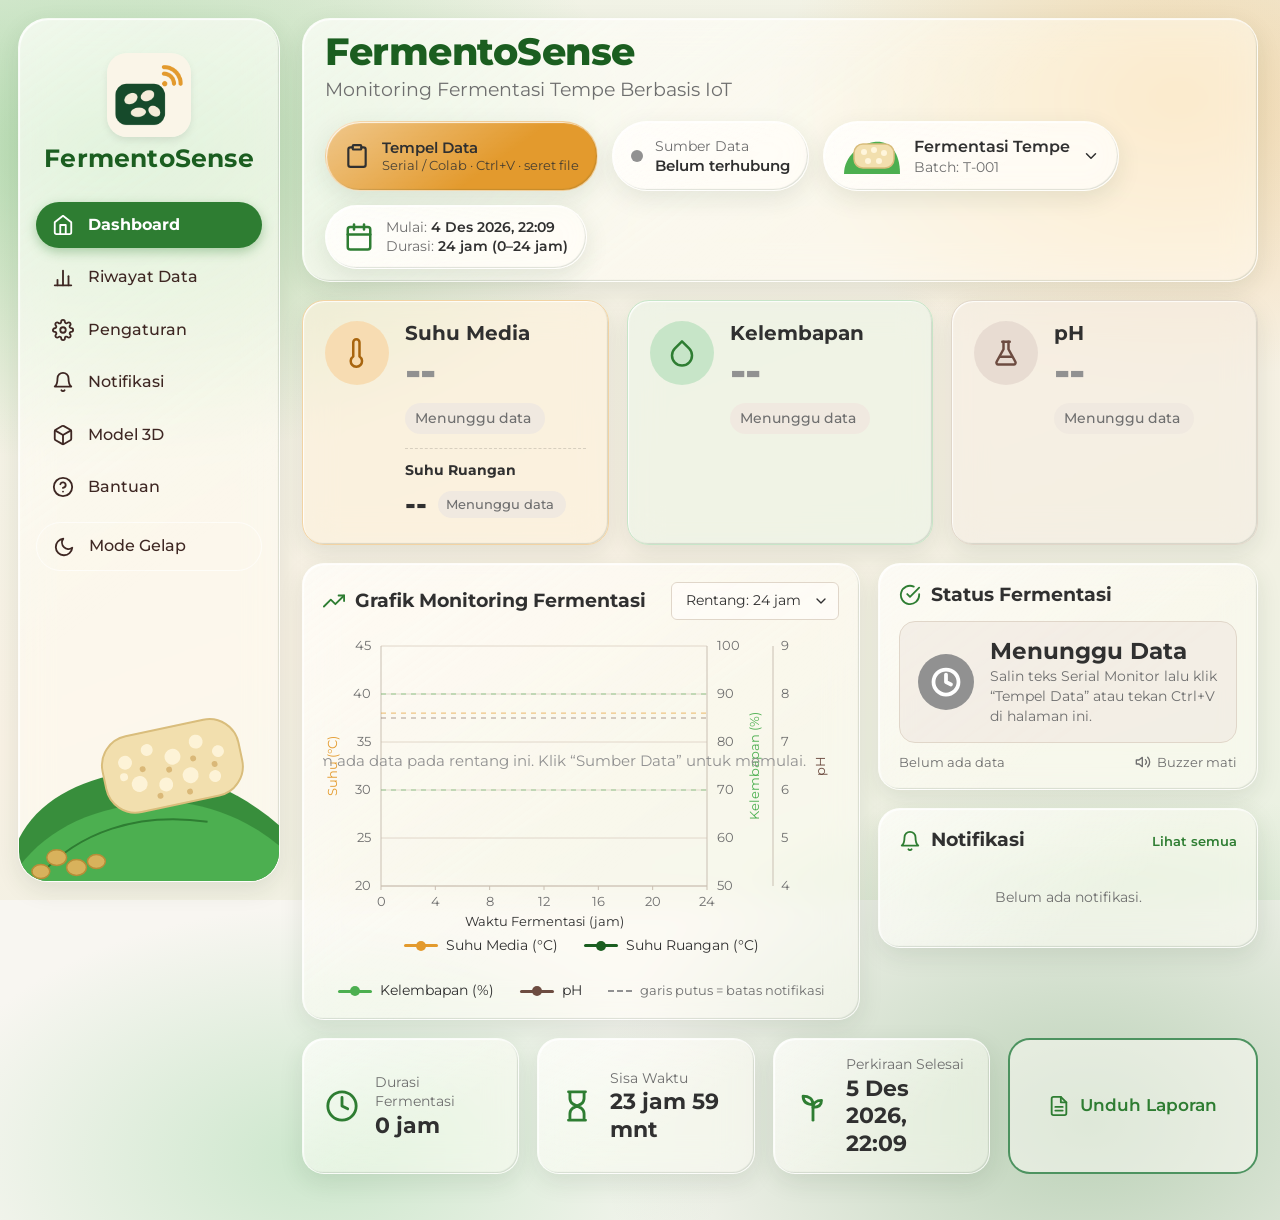
<file: index.html>
<!doctype html>
<html lang="id">
<head>
<meta charset="utf-8">
<meta name="viewport" content="width=device-width,initial-scale=1">
<title>FermentoSense – Monitoring Fermentasi Tempe</title>
<link rel="icon" type="image/png" sizes="64x64" href="favicon.png">
<link rel="apple-touch-icon" href="apple-touch-icon.png">
<meta name="theme-color" content="#f8f6f1">
<script>
/* Tema terang/gelap: pilihan pengguna (localStorage) atau ikut setelan sistem.
   Dipasang sebelum CSS agar tidak berkedip saat halaman dibuka. */
(function () {
  var saved = null;
  try { saved = localStorage.getItem('fs-theme'); } catch (e) {}
  var mq = window.matchMedia('(prefers-color-scheme: dark)');
  function apply(t) {
    document.documentElement.setAttribute('data-theme', t);
    var m = document.querySelector('meta[name="theme-color"]');
    if (m) m.setAttribute('content', t === 'dark' ? '#1c2a1f' : '#f8f6f1');
    window.dispatchEvent(new CustomEvent('themechange', { detail: t }));
  }
  apply(saved || (mq.matches ? 'dark' : 'light'));
  mq.addEventListener && mq.addEventListener('change', function (e) {
    var s = null; try { s = localStorage.getItem('fs-theme'); } catch (x) {}
    if (!s) apply(e.matches ? 'dark' : 'light');
  });
  window.fsToggleTheme = function () {
    var t = document.documentElement.getAttribute('data-theme') === 'dark' ? 'light' : 'dark';
    try { localStorage.setItem('fs-theme', t); } catch (e) {}
    apply(t);
  };
})();
</script>
<!-- Font tema (Montserrat / Source Code Pro). Tanpa internet otomatis memakai font sistem. -->
<link rel="preconnect" href="https://fonts.googleapis.com">
<link rel="preconnect" href="https://fonts.gstatic.com" crossorigin>
<link rel="stylesheet" href="https://fonts.googleapis.com/css2?family=Montserrat:wght@400;500;600;700;800&family=Source+Code+Pro:wght@400;600&display=swap">
<link rel="stylesheet" href="style.css">
<link rel="stylesheet" href="vendor/lenis.css">
<link rel="stylesheet" href="fx.css">
<link rel="stylesheet" href="glass.css">
</head>
<body>

<!-- ============ ICON SPRITE ============ -->
<svg class="sprite" xmlns="http://www.w3.org/2000/svg" aria-hidden="true">
  <defs>
    <symbol id="i-home" viewBox="0 0 24 24"><path d="M3 9l9-7 9 7v11a2 2 0 0 1-2 2H5a2 2 0 0 1-2-2z"/><polyline points="9 22 9 12 15 12 15 22"/></symbol>
    <symbol id="i-bars" viewBox="0 0 24 24"><line x1="18" y1="20" x2="18" y2="10"/><line x1="12" y1="20" x2="12" y2="4"/><line x1="6" y1="20" x2="6" y2="14"/><line x1="3" y1="20" x2="21" y2="20"/></symbol>
    <symbol id="i-gear" viewBox="0 0 24 24"><circle cx="12" cy="12" r="3"/><path d="M19.4 15a1.65 1.65 0 0 0 .33 1.82l.06.06a2 2 0 0 1 0 2.83 2 2 0 0 1-2.83 0l-.06-.06a1.65 1.65 0 0 0-1.82-.33 1.65 1.65 0 0 0-1 1.51V21a2 2 0 0 1-2 2 2 2 0 0 1-2-2v-.09A1.65 1.65 0 0 0 9 19.4a1.65 1.65 0 0 0-1.82.33l-.06.06a2 2 0 0 1-2.83 0 2 2 0 0 1 0-2.83l.06-.06a1.65 1.65 0 0 0 .33-1.82 1.65 1.65 0 0 0-1.51-1H3a2 2 0 0 1-2-2 2 2 0 0 1 2-2h.09A1.65 1.65 0 0 0 4.6 9a1.65 1.65 0 0 0-.33-1.82l-.06-.06a2 2 0 0 1 0-2.83 2 2 0 0 1 2.83 0l.06.06a1.65 1.65 0 0 0 1.82.33H9a1.65 1.65 0 0 0 1-1.51V3a2 2 0 0 1 2-2 2 2 0 0 1 2 2v.09a1.65 1.65 0 0 0 1 1.51 1.65 1.65 0 0 0 1.82-.33l.06-.06a2 2 0 0 1 2.83 0 2 2 0 0 1 0 2.83l-.06.06a1.65 1.65 0 0 0-.33 1.82V9a1.65 1.65 0 0 0 1.51 1H21a2 2 0 0 1 2 2 2 2 0 0 1-2 2h-.09a1.65 1.65 0 0 0-1.51 1z"/></symbol>
    <symbol id="i-bell" viewBox="0 0 24 24"><path d="M18 8A6 6 0 0 0 6 8c0 7-3 9-3 9h18s-3-2-3-9"/><path d="M13.73 21a2 2 0 0 1-3.46 0"/></symbol>
    <symbol id="i-help" viewBox="0 0 24 24"><circle cx="12" cy="12" r="10"/><path d="M9.09 9a3 3 0 0 1 5.83 1c0 2-3 3-3 3"/><line x1="12" y1="17" x2="12.01" y2="17"/></symbol>
    <symbol id="i-thermo" viewBox="0 0 24 24"><path d="M14 14.76V3.5a2.5 2.5 0 0 0-5 0v11.26a4.5 4.5 0 1 0 5 0z"/></symbol>
    <symbol id="i-drop" viewBox="0 0 24 24"><path d="M12 2.69l5.66 5.66a8 8 0 1 1-11.31 0z"/></symbol>
    <symbol id="i-flask" viewBox="0 0 24 24"><path d="M9 3h6"/><path d="M10 3v6L4.5 19a1.5 1.5 0 0 0 1.3 2.2h12.4a1.5 1.5 0 0 0 1.3-2.2L14 9V3"/><path d="M7.5 15h9"/></symbol>
    <symbol id="i-trend" viewBox="0 0 24 24"><polyline points="23 6 13.5 15.5 8.5 10.5 1 18"/><polyline points="17 6 23 6 23 12"/></symbol>
    <symbol id="i-check" viewBox="0 0 24 24"><path d="M22 11.08V12a10 10 0 1 1-5.93-9.14"/><polyline points="22 4 12 14.01 9 11.01"/></symbol>
    <symbol id="i-alert" viewBox="0 0 24 24"><path d="M10.29 3.86L1.82 18a2 2 0 0 0 1.71 3h16.94a2 2 0 0 0 1.71-3L13.71 3.86a2 2 0 0 0-3.42 0z"/><line x1="12" y1="9" x2="12" y2="13"/><line x1="12" y1="17" x2="12.01" y2="17"/></symbol>
    <symbol id="i-clock" viewBox="0 0 24 24"><circle cx="12" cy="12" r="10"/><polyline points="12 6 12 12 16 14"/></symbol>
    <symbol id="i-hourglass" viewBox="0 0 24 24"><path d="M6 2h12M6 22h12M7 2v4.5a5 5 0 0 0 2 4L12 12l-3 1.5a5 5 0 0 0-2 4V22M17 2v4.5a5 5 0 0 1-2 4L12 12l3 1.5a5 5 0 0 1 2 4V22"/></symbol>
    <symbol id="i-sprout" viewBox="0 0 24 24"><path d="M12 22V11"/><path d="M12 11C12 7 9 5 5 5c0 4 2 6 7 6z"/><path d="M12 13c0-3 2.5-5 6-5 0 3.5-2 5-6 5z"/></symbol>
    <symbol id="i-file" viewBox="0 0 24 24"><path d="M14 2H6a2 2 0 0 0-2 2v16a2 2 0 0 0 2 2h12a2 2 0 0 0 2-2V8z"/><polyline points="14 2 14 8 20 8"/><line x1="16" y1="13" x2="8" y2="13"/><line x1="16" y1="17" x2="8" y2="17"/></symbol>
    <symbol id="i-calendar" viewBox="0 0 24 24"><rect x="3" y="4" width="18" height="18" rx="2"/><line x1="16" y1="2" x2="16" y2="6"/><line x1="8" y1="2" x2="8" y2="6"/><line x1="3" y1="10" x2="21" y2="10"/></symbol>
    <symbol id="i-wifi" viewBox="0 0 24 24"><path d="M5 12.55a11 11 0 0 1 14.08 0"/><path d="M1.42 9a16 16 0 0 1 21.16 0"/><path d="M8.53 16.11a6 6 0 0 1 6.95 0"/><line x1="12" y1="20" x2="12.01" y2="20"/></symbol>
    <symbol id="i-chevron" viewBox="0 0 24 24"><polyline points="6 9 12 15 18 9"/></symbol>
    <symbol id="i-volume" viewBox="0 0 24 24"><polygon points="11 5 6 9 2 9 2 15 6 15 11 19 11 5"/><path d="M19.07 4.93a10 10 0 0 1 0 14.14M15.54 8.46a5 5 0 0 1 0 7.07"/></symbol>
    <symbol id="i-mute" viewBox="0 0 24 24"><polygon points="11 5 6 9 2 9 2 15 6 15 11 19 11 5"/><line x1="23" y1="9" x2="17" y2="15"/><line x1="17" y1="9" x2="23" y2="15"/></symbol>
    <symbol id="i-download" viewBox="0 0 24 24"><path d="M21 15v4a2 2 0 0 1-2 2H5a2 2 0 0 1-2-2v-4"/><polyline points="7 10 12 15 17 10"/><line x1="12" y1="15" x2="12" y2="3"/></symbol>
    <symbol id="i-cube" viewBox="0 0 24 24"><path d="M21 16V8a2 2 0 0 0-1-1.73l-7-4a2 2 0 0 0-2 0l-7 4A2 2 0 0 0 3 8v8a2 2 0 0 0 1 1.73l7 4a2 2 0 0 0 2 0l7-4A2 2 0 0 0 21 16z"/><polyline points="3.27 6.96 12 12.01 20.73 6.96"/><line x1="12" y1="22.08" x2="12" y2="12"/></symbol>
    <symbol id="i-upload" viewBox="0 0 24 24"><path d="M21 15v4a2 2 0 0 1-2 2H5a2 2 0 0 1-2-2v-4"/><polyline points="17 8 12 3 7 8"/><line x1="12" y1="3" x2="12" y2="15"/></symbol>
    <symbol id="i-clipboard" viewBox="0 0 24 24"><path d="M16 4h2a2 2 0 0 1 2 2v14a2 2 0 0 1-2 2H6a2 2 0 0 1-2-2V6a2 2 0 0 1 2-2h2"/><rect x="8" y="2" width="8" height="4" rx="1"/></symbol>
    <symbol id="i-plug" viewBox="0 0 24 24"><path d="M9 2v6M15 2v6M6 8h12v4a6 6 0 0 1-12 0z"/><path d="M12 18v4"/></symbol>
    <symbol id="i-sun" viewBox="0 0 24 24"><circle cx="12" cy="12" r="4"/><path d="M12 2v2M12 20v2M4.93 4.93l1.41 1.41M17.66 17.66l1.41 1.41M2 12h2M20 12h2M4.93 19.07l1.41-1.41M17.66 6.34l1.41-1.41"/></symbol>
    <symbol id="i-moon" viewBox="0 0 24 24"><path d="M21 12.79A9 9 0 1 1 11.21 3 7 7 0 0 0 21 12.79z"/></symbol>
  </defs>
</svg>

<div class="app">

  <!-- ============ SIDEBAR ============ -->
  <aside class="sidebar">
    <div class="brand">
      <img class="brand-logo" src="logo.png" alt="Logo FermentoSense" width="84" height="84">
      <div class="brand-name">FermentoSense</div>
    </div>

    <nav class="nav">
      <a href="#dashboard" data-page="dashboard" class="nav-item active"><svg class="ic"><use href="#i-home"/></svg><span>Dashboard</span></a>
      <a href="#riwayat" data-page="riwayat" class="nav-item"><svg class="ic"><use href="#i-bars"/></svg><span>Riwayat Data</span></a>
      <a href="#pengaturan" data-page="pengaturan" class="nav-item"><svg class="ic"><use href="#i-gear"/></svg><span>Pengaturan</span></a>
      <a href="#notifikasi" data-page="notifikasi" class="nav-item"><svg class="ic"><use href="#i-bell"/></svg><span>Notifikasi</span><em class="badge" id="navBadge" hidden>0</em></a>
      <a href="#model3d" data-page="model3d" class="nav-item"><svg class="ic"><use href="#i-cube"/></svg><span>Model 3D</span></a>
      <a href="#bantuan" data-page="bantuan" class="nav-item"><svg class="ic"><use href="#i-help"/></svg><span>Bantuan</span></a>
      <button type="button" class="nav-item theme-btn" id="btnTheme" onclick="fsToggleTheme()" title="Ganti tema terang / gelap">
        <svg class="ic i-moon"><use href="#i-moon"/></svg><svg class="ic i-sun"><use href="#i-sun"/></svg>
        <span class="t-dark">Mode Gelap</span><span class="t-light">Mode Terang</span>
      </button>
    </nav>

    <svg class="side-art" viewBox="0 0 262 210" aria-hidden="true">
      <path d="M-10 210 C-10 150 40 110 110 100 C170 92 230 120 280 170 L280 210 Z" fill="#388e3c"/>
      <path d="M-10 210 C20 160 70 135 140 130 C190 128 240 150 280 190 L280 210 Z" fill="#4caf50"/>
      <path d="M20 205 C60 160 120 140 190 150" stroke="#2e7d32" stroke-width="2" fill="none"/>
      <g transform="translate(78 70) rotate(-12)">
        <rect x="0" y="0" width="140" height="78" rx="30" fill="#f2dfae"/>
        <rect x="0" y="0" width="140" height="78" rx="30" fill="none" stroke="#d9bd7c" stroke-width="2"/>
        <g fill="#fff6dc" opacity=".9">
          <circle cx="24" cy="26" r="7"/><circle cx="48" cy="18" r="6"/><circle cx="72" cy="30" r="8"/><circle cx="98" cy="20" r="7"/><circle cx="118" cy="34" r="6"/>
          <circle cx="34" cy="50" r="8"/><circle cx="60" cy="56" r="7"/><circle cx="86" cy="52" r="8"/><circle cx="110" cy="58" r="6"/><circle cx="20" cy="40" r="4"/>
        </g>
        <g fill="#c79a4c" opacity=".55">
          <circle cx="40" cy="36" r="3"/><circle cx="66" cy="42" r="3"/><circle cx="92" cy="36" r="3"/><circle cx="112" cy="46" r="3"/><circle cx="52" cy="66" r="3"/><circle cx="82" cy="68" r="3"/>
        </g>
      </g>
      <g fill="#d8b25c" stroke="#b78d38" stroke-width="1.5">
        <ellipse cx="38" cy="186" rx="10" ry="8"/><ellipse cx="58" cy="196" rx="10" ry="8"/><ellipse cx="22" cy="200" rx="9" ry="7"/><ellipse cx="78" cy="190" rx="9" ry="7"/>
      </g>
    </svg>
  </aside>

  <!-- ============ MAIN ============ -->
  <main class="main">

    <header class="topbar">
      <div class="title">
        <h1>FermentoSense</h1>
        <p>Monitoring Fermentasi Tempe Berbasis IoT</p>
      </div>

      <div class="top-cards">
        <button type="button" class="pill-card paste-card" id="btnQuickPaste" title="Salin teks Serial Monitor (Tinkercad/Wokwi), lalu klik ini atau tekan Ctrl+V">
          <svg class="ic"><use href="#i-clipboard"/></svg>
          <span class="pc-text"><b>Tempel Data</b><small>Serial / Colab · Ctrl+V · seret file</small></span>
        </button>

        <button type="button" class="pill-card source-card" id="sourcePill" title="Pilih sumber data sensor">
          <span class="dot" id="srcDot"></span>
          <span class="pc-text">
            <small>Sumber Data</small>
            <b id="srcLabel">Belum terhubung</b>
          </span>
        </button>

        <a href="#pengaturan" class="pill-card batch-card">
          <svg class="batch-ic" viewBox="0 0 60 44" aria-hidden="true">
            <path d="M2 40 C2 22 18 10 32 8 C46 6 58 16 58 40 Z" fill="#4caf50"/>
            <rect x="12" y="10" width="40" height="24" rx="9" fill="#f2dfae" stroke="#d9bd7c" stroke-width="1.5"/>
            <g fill="#fff6dc"><circle cx="22" cy="18" r="3"/><circle cx="32" cy="16" r="3"/><circle cx="42" cy="19" r="3"/><circle cx="26" cy="27" r="3"/><circle cx="37" cy="27" r="3"/></g>
          </svg>
          <span class="pc-text"><b id="batchName">Fermentasi Tempe</b><small>Batch: <span id="batchId">T-001</span></small></span>
          <svg class="ic chev"><use href="#i-chevron"/></svg>
        </a>

        <div class="pill-card date-card">
          <svg class="ic"><use href="#i-calendar"/></svg>
          <span class="pc-text"><small>Mulai: <b id="hdStart">-</b></small><small>Durasi: <b id="hdDur">-</b></small></span>
        </div>
      </div>
    </header>

    <!-- ============ DASHBOARD ============ -->
    <section class="page active" id="page-dashboard">

      <div class="sensor-row">
        <article class="scard temp" id="cardTemp">
          <div class="sicon"><svg class="ic"><use href="#i-thermo"/></svg></div>
          <div class="sbody">
            <div class="slabel">Suhu Media</div>
            <div class="sval" id="valTemp">--</div>
            <div class="chip idle" id="chipTemp"></div>
            <div class="subrow" id="rowAir">
              <span class="sub-label">Suhu Ruangan</span>
              <span class="sub-val" id="valAir">--</span>
              <span class="chip sm idle" id="chipAir"></span>
            </div>
          </div>
        </article>

        <article class="scard hum" id="cardHum">
          <div class="sicon"><svg class="ic"><use href="#i-drop"/></svg></div>
          <div class="sbody">
            <div class="slabel">Kelembapan</div>
            <div class="sval" id="valHum">--</div>
            <div class="chip idle" id="chipHum"></div>
          </div>
        </article>

        <article class="scard ph" id="cardPh">
          <div class="sicon"><svg class="ic"><use href="#i-flask"/></svg></div>
          <div class="sbody">
            <div class="slabel">pH</div>
            <div class="sval" id="valPh">--</div>
            <div class="chip idle" id="chipPh"></div>
          </div>
        </article>
      </div>

      <div class="main-row">
        <section class="card chart-card">
          <div class="card-head">
            <h2><svg class="ic green"><use href="#i-trend"/></svg> Grafik Monitoring Fermentasi</h2>
            <label class="select-wrap">
              <select id="rangeSel" aria-label="Rentang waktu grafik">
                <option value="1">Rentang: 1 jam</option>
                <option value="6">Rentang: 6 jam</option>
                <option value="12">Rentang: 12 jam</option>
                <option value="24" selected>Rentang: 24 jam</option>
                <option value="all">Rentang: Semua</option>
              </select>
              <svg class="ic"><use href="#i-chevron"/></svg>
            </label>
          </div>
          <div class="chart" id="chart"></div>
          <div class="legend">
            <span><i class="lg temp"></i>Suhu Media (°C)</span>
            <span><i class="lg air"></i>Suhu Ruangan (°C)</span>
            <span><i class="lg hum"></i>Kelembapan (%)</span>
            <span><i class="lg ph"></i>pH</span>
            <span class="lg-note"><i class="lg-dash"></i>garis putus = batas notifikasi</span>
          </div>
        </section>

        <div class="side-col">
          <section class="card status-card" id="statusCard">
            <div class="card-head"><h2><svg class="ic green"><use href="#i-check"/></svg> Status Fermentasi</h2></div>
            <div class="status-box idle" id="statusBox">
              <div class="status-icon"><svg class="ic"><use href="#i-check"/></svg></div>
              <div>
                <b id="statusTitle">Menunggu Data</b>
                <p id="statusText">Hubungkan sensor untuk memulai.</p>
              </div>
            </div>
            <div class="status-meta">
              <span id="statusMeta">Belum ada data</span>
              <span class="buzzer" id="buzzerRow"></span>
            </div>
          </section>

          <section class="card notif-card">
            <div class="card-head">
              <h2><svg class="ic green"><use href="#i-bell"/></svg> Notifikasi</h2>
              <a href="#notifikasi" class="link-sm">Lihat semua</a>
            </div>
            <div class="notif-list" id="notifPreview"></div>
          </section>
        </div>
      </div>

      <div class="bottom-row">
        <div class="card mini">
          <svg class="ic green"><use href="#i-clock"/></svg>
          <div><small>Durasi Fermentasi</small><b id="elapsed">0 jam</b></div>
        </div>
        <div class="card mini">
          <svg class="ic green"><use href="#i-hourglass"/></svg>
          <div><small>Sisa Waktu</small><b id="remain">0 jam</b></div>
        </div>
        <div class="card mini">
          <svg class="ic green"><use href="#i-sprout"/></svg>
          <div><small>Perkiraan Selesai</small><b id="eta">-</b></div>
        </div>
        <button type="button" class="btn-report" id="btnReport"><svg class="ic"><use href="#i-file"/></svg> Unduh Laporan</button>
      </div>
    </section>

    <!-- ============ RIWAYAT ============ -->
    <section class="page" id="page-riwayat">
      <div class="page-head">
        <h2>Riwayat Data</h2>
        <div class="btn-row">
          <button class="btn" id="btnCsv"><svg class="ic"><use href="#i-download"/></svg> Unduh CSV</button>
          <button class="btn danger" id="btnClearHist">Hapus Riwayat</button>
        </div>
      </div>
      <div class="stat-grid" id="statGrid"></div>
      <section class="card">
        <div class="card-head"><h2>Data Sensor Terbaru</h2><span class="muted" id="histCount"></span></div>
        <div class="table-wrap">
          <table class="tbl" id="histTable">
            <thead><tr><th>Waktu</th><th>Jam ke-</th><th>Suhu Media (°C)</th><th>Suhu Ruangan (°C)</th><th>Kelembapan (%)</th><th>pH</th><th>Status</th></tr></thead>
            <tbody></tbody>
          </table>
        </div>
      </section>
    </section>

    <!-- ============ PENGATURAN ============ -->
    <section class="page" id="page-pengaturan">
      <div class="page-head"><h2>Pengaturan</h2></div>
      <form id="settingsForm" class="settings-grid" autocomplete="off">
        <section class="card">
          <div class="card-head"><h2>Batch Fermentasi</h2></div>
          <div class="form-grid">
            <label>Nama proses<input type="text" id="setBatchName" required></label>
            <label>Kode batch<input type="text" id="setBatchId" required></label>
            <label>Waktu mulai<input type="datetime-local" id="setStart" required></label>
            <label>Durasi (jam)<input type="number" id="setDuration" min="1" max="240" step="1" required></label>
          </div>
        </section>

        <section class="card">
          <div class="card-head"><h2>Batas Parameter &amp; Notifikasi</h2></div>
          <div class="form-grid">
            <label>Suhu media maks. (°C)<input type="number" id="setTempMax" step="0.1" required><small>Di atas ini: buzzer + notifikasi suhu terlalu tinggi.</small></label>
            <label>Suhu ruangan maks. (°C)<input type="number" id="setAirMax" step="0.1" required><small>Aturan sama dengan suhu media: buzzer + notifikasi.</small></label>
            <label>pH maks.<input type="number" id="setPhMax" step="0.1" required><small>Di atas ini: kemungkinan fermentasi berlebihan.</small></label>
            <label>Kelembapan min. (%)<input type="number" id="setHumMin" step="1" required><small>Di bawah ini: kelembapan tidak sesuai.</small></label>
            <label>Kelembapan maks. (%)<input type="number" id="setHumMax" step="1" required><small>Di atas ini: kelembapan tidak sesuai.</small></label>
            <label>Simpan riwayat tiap (detik)<input type="number" id="setInterval" min="1" max="3600" step="1" required><small>Tampilan kartu selalu real-time; ini hanya untuk riwayat &amp; grafik.</small></label>
            <label class="check"><input type="checkbox" id="setBuzzer"> Bunyikan buzzer di browser saat suhu melewati batas</label>
          </div>
        </section>

        <div class="btn-row wide">
          <button type="submit" class="btn primary">Simpan Pengaturan</button>
          <button type="button" class="btn" id="btnDefaults">Pulihkan Batas Default</button>
          <button type="button" class="btn" id="btnOpenSource"><svg class="ic"><use href="#i-plug"/></svg> Sumber Data…</button>
        </div>

        <section class="card wide">
          <div class="card-head"><h2>Data &amp; Batch</h2></div>
          <div class="btn-row">
            <button type="button" class="btn" id="btnSeed">Muat Data Contoh (12 jam)</button>
            <button type="button" class="btn" id="btnNewBatch">Mulai Batch Baru</button>
            <button type="button" class="btn danger" id="btnWipe">Hapus Semua Data</button>
          </div>
          <p class="muted">Data disimpan di browser ini (localStorage). “Mulai Batch Baru” mengosongkan riwayat &amp; notifikasi lalu mengatur waktu mulai ke sekarang.</p>
        </section>
      </form>
    </section>

    <!-- ============ NOTIFIKASI ============ -->
    <section class="page" id="page-notifikasi">
      <div class="page-head">
        <h2>Notifikasi</h2>
        <div class="btn-row">
          <button class="btn" id="btnReadAll">Tandai Semua Dibaca</button>
          <button class="btn danger" id="btnClearNotif">Hapus Semua</button>
        </div>
      </div>
      <section class="card"><div class="notif-list big" id="notifFull"></div></section>
    </section>

    <!-- ============ MODEL 3D ============ -->
    <section class="page" id="page-model3d">
      <div class="page-head">
        <h2>Model 3D Inkubator FermentoSense</h2>
        <div class="btn-row"><a class="btn" href="model-3d-iot.html" target="_blank" rel="noopener">Buka layar penuh</a></div>
      </div>
      <section class="card model-card">
        <p class="muted">Model kasar inkubator tempe lengkap dengan DHT22, DS18B20, sensor pH (DFRobot SEN0161), kotak kontrol ESP32 + LCD, kabel jumper, dan power supply, memakai logo serta palet warna FermentoSense. Seret model untuk memutar; panel di sebelahnya mengatur sudut pandang, mode kerangka, bongkar tutup, kaca, label, dan zoom.</p>
        <iframe id="modelFrame" title="Model 3D inkubator FermentoSense" src="model-3d-iot.html" loading="lazy"></iframe>
      </section>
    </section>

    <!-- ============ BANTUAN ============ -->
    <section class="page" id="page-bantuan">
      <div class="page-head"><h2>Bantuan</h2></div>

      <section class="card help">
        <h3>Alur data</h3>
        <ol class="flow">
          <li><b>Sensor</b><span>TMP36 ×2, potensiometer ×2</span></li>
          <li><b>Arduino Uno</b><span>baca &amp; kirim lewat Serial</span></li>
          <li><b>Serial Monitor</b><span>teks 1 baris tiap detik</span></li>
          <li><b>FermentoSense</b><span>tempel / USB Serial / simulator</span></li>
          <li><b>Dashboard</b><span>cek batas, grafik, notifikasi</span></li>
        </ol>
        <p class="muted">Tinkercad berjalan di cloud dan tidak punya jalur keluar ke website lain, sehingga data dari Serial Monitor Tinkercad dipindahkan dengan fitur <b>Tempel Serial Monitor</b> (klik “Sumber Data” di kanan atas). Untuk Arduino/ESP32 asli yang tersambung USB, gunakan tab <b>USB Serial</b> (Chrome/Edge) agar data masuk otomatis.</p>
      </section>

      <section class="card help">
        <h3>Pengganti komponen di Tinkercad</h3>
        <div class="table-wrap">
          <table class="tbl">
            <thead><tr><th>Komponen prototype asli</th><th>Pengganti di Tinkercad</th><th>Pin</th><th>Dibaca sebagai</th></tr></thead>
            <tbody>
              <tr><td>ESP32</td><td>Arduino Uno</td><td>–</td><td>Mikrokontroler</td></tr>
              <tr><td>DS18B20</td><td>TMP36 pertama</td><td>A0</td><td><code>T</code> – suhu media (°C)</td></tr>
              <tr><td>DHT22 (suhu)</td><td>TMP36 kedua</td><td>A1</td><td><code>A</code> – suhu udara (°C)</td></tr>
              <tr><td>DHT22 (kelembapan)</td><td>Potensiometer pertama</td><td>A2</td><td><code>H</code> – kelembapan (0–100 %)</td></tr>
              <tr><td>Sensor pH</td><td>Potensiometer kedua</td><td>A3</td><td><code>PH</code> – pH (0–14)</td></tr>
              <tr><td>Buzzer</td><td>Piezo buzzer</td><td>D8</td><td>Bunyi jika suhu media &gt; batas</td></tr>
            </tbody>
          </table>
        </div>
        <p class="muted">Kabel TMP36: kaki kiri → 5V, tengah → pin analog, kanan → GND. Potensiometer: ujung → 5V &amp; GND, wiper (tengah) → pin analog. Piezo: + → D8, – → GND.</p>
      </section>

      <section class="card help">
        <h3>Aturan pengolahan data &amp; notifikasi</h3>
        <div class="table-wrap">
          <table class="tbl">
            <thead><tr><th>Parameter</th><th>Kondisi</th><th>Aksi</th></tr></thead>
            <tbody>
              <tr><td>Suhu media</td><td>&gt; <span data-th="tempMax">38</span> °C</td><td>Buzzer berbunyi + notifikasi “suhu terlalu tinggi”</td></tr>
              <tr><td>Suhu ruangan</td><td>&gt; <span data-th="airMax">38</span> °C</td><td>Buzzer berbunyi + notifikasi “suhu ruangan terlalu tinggi”</td></tr>
              <tr><td>Kelembapan udara</td><td>&lt; <span data-th="humMin">70</span> % atau &gt; <span data-th="humMax">90</span> % RH</td><td>Notifikasi “kelembapan tidak sesuai”</td></tr>
              <tr><td>pH</td><td>&gt; <span data-th="phMax">7,5</span></td><td>Notifikasi “kemungkinan fermentasi berlebihan”</td></tr>
              <tr><td>Semua parameter dalam batas</td><td>–</td><td>Dashboard menampilkan status <b>Normal</b></td></tr>
            </tbody>
          </table>
        </div>
        <p class="muted">Notifikasi dikirim saat kondisi <i>berubah</i> (normal → melewati batas, dan sebaliknya), jadi tidak membanjiri daftar tiap detik. Batas dapat diubah di menu Pengaturan.</p>
      </section>

      <section class="card help">
        <div class="card-head"><h3>Kode Arduino untuk Tinkercad</h3><button class="btn" id="btnCopySketch">Salin Kode</button></div>
        <pre class="code" id="sketch"></pre>
      </section>

      <section class="card help">
        <h3>Format data yang dipahami</h3>
        <p>Satu baris per pembacaan. Semua format berikut diterima:</p>
        <pre class="code small">T=31.2;A=29.0;H=74.0;PH=5.70
suhu=31.2, kelembapan=74, ph=5.7
{"temp":31.2,"air":29.0,"hum":74,"ph":5.7}
31.2,74,5.7            (suhu, kelembapan, pH)
31.2,29.0,74,5.7       (suhu media, suhu udara, kelembapan, pH)

Format sketch Tinkercad tim (Arduino Uno), satu blok per siklus:
===== HASIL MONITORING =====
Suhu Media  : 31.20 C
Suhu Udara  : 29.00 C
Kelembapan  : 74.00 % RH
pH          : 5.70
STATUS: NORMAL
→ blok diproses saat baris pH tiba; baris ALARM/STATUS diabaikan (dashboard menghitung sendiri).

Format sketch Wokwi tim (ESP32, 3×DS18B20 + DHT22), beberapa baris per siklus:
DS18B20 Sensor 1: 27.31 ºC
DS18B20 Sensor 2: 27.25 ºC
DS18B20 Sensor 3: 27.38 ºC
DHT22 Humidity: 50.5 %	DHT22 Temperature: 23.1 ºC
→ suhu media = rata-rata 3 DS18B20, suhu udara &amp; kelembapan = DHT22.
  (pH belum ada di sketch Wokwi tersebut, jadi kartu pH menunggu data.)</pre>
      </section>

      <section class="card help">
        <h3>Data dari Google Colab atau file CSV</h3>
        <p>Colab tidak bisa mengirim data langsung ke dashboard, tetapi hasilnya bisa dibawa dengan dua cara: <b>tempel</b> teks CSV (tombol Tempel Data / Ctrl+V) atau <b>unggah / seret</b> file <code>.csv</code>, <code>.txt</code>, <code>.json</code> ke halaman ini. File CSV hasil “Unduh Laporan” dari dashboard ini juga bisa diunggah kembali.</p>
        <div class="table-wrap">
          <table class="tbl">
            <thead><tr><th>Isi</th><th>Judul kolom yang dikenali (huruf besar/kecil bebas)</th></tr></thead>
            <tbody>
              <tr><td>Waktu (opsional)</td><td><code>waktu</code>, <code>timestamp</code>, <code>time</code>, <code>datetime</code> — contoh <code>2025-01-20 08:00:00</code> atau epoch detik. Atau <code>jam_ke</code> / <code>jam</code> (jam sejak mulai batch)</td></tr>
              <tr><td>Suhu media</td><td><code>suhu_media</code>, <code>suhu_media_C</code>, <code>temp</code>, <code>suhu</code></td></tr>
              <tr><td>Suhu ruangan</td><td><code>suhu_ruangan</code>, <code>suhu_ruangan_C</code>, <code>suhu_udara</code>, <code>room</code></td></tr>
              <tr><td>Kelembapan</td><td><code>kelembapan</code>, <code>kelembapan_persen</code>, <code>humidity</code>, <code>rh</code></td></tr>
              <tr><td>pH</td><td><code>ph</code></td></tr>
            </tbody>
          </table>
        </div>
        <p class="muted">Pemisah kolom boleh koma, titik koma, atau tab. Kolom lain (mis. status) diabaikan. Jika ada kolom waktu, data dianggap historis: grafik dan riwayat mengikuti waktunya, dan waktu mulai batch disesuaikan bila data lebih awal.</p>
        <pre class="code small">import pandas as pd
import numpy as np

# contoh: 24 jam data, satu baris tiap 15 menit
n = 24 * 4
i = np.arange(n)
df = pd.DataFrame({
    "waktu": pd.date_range("2025-01-20 08:00", periods=n, freq="15min"),
    "suhu_media_C": np.round(27 + 6 * (1 - np.exp(-i / 16)), 2),
    "suhu_ruangan_C": np.round(26 + np.random.rand(n), 2),
    "kelembapan_persen": np.round(65 + 12 * (1 - np.exp(-i / 12)), 1),
    "pH": np.round(6.4 - 0.5 * (1 - np.exp(-i / 24)), 2),
})

# Cara 1: cetak, salin hasilnya, lalu tempel ke dashboard (Ctrl+V)
print(df.to_csv(index=False))

# Cara 2: simpan jadi file lalu unggah / seret file itu ke dashboard
df.to_csv("data_fermentasi.csv", index=False)
from google.colab import files
files.download("data_fermentasi.csv")</pre>
      </section>

      <section class="card help">
        <h3>Langkah cepat di Tinkercad</h3>
        <ol class="steps">
          <li>Rakit rangkaian sesuai tabel, tempel kode di atas (mode <i>Text</i>), lalu klik <b>Start Simulation</b>.</li>
          <li>Buka <b>Serial Monitor</b>, geser slider TMP36 / potensiometer sambil melihat baris data muncul.</li>
          <li>Salin beberapa baris dari Serial Monitor → di FermentoSense klik <b>Sumber Data → Tempel Serial Monitor</b> → <b>Proses Data</b>.</li>
          <li>Uji alarm: naikkan TMP36 pertama di atas 38 °C (piezo berbunyi di Tinkercad), turunkan potensiometer 1 di bawah 70 %, atau naikkan potensiometer 2 di atas pH 7,5.</li>
        </ol>
      </section>
    </section>

  </main>
</div>

<!-- ============ MODAL SUMBER DATA ============ -->
<dialog id="srcModal">
  <div class="modal-head">
    <h3>Sumber Data Sensor</h3>
    <button type="button" class="x" id="srcClose" aria-label="Tutup">×</button>
  </div>
  <div class="tabs" role="tablist">
    <button type="button" class="tab active" data-tab="sim">Simulator</button>
    <button type="button" class="tab" data-tab="paste">Tempel / Upload</button>
    <button type="button" class="tab" data-tab="usb">USB Serial</button>
    <button type="button" class="tab" data-tab="model">Model 3D</button>
  </div>

  <div class="tab-body" id="tab-sim">
    <p class="muted">Meniru sensor Tinkercad. Geser slider seperti memutar TMP36 / potensiometer; data dikirim tiap detik.</p>
    <div class="sliders">
      <label>Suhu media – TMP36 #1 <output id="oTemp">31,2 °C</output><input type="range" id="simTemp" min="15" max="50" step="0.1" value="31.2"></label>
      <label>Suhu ruangan – TMP36 #2 <output id="oAir">29,0 °C</output><input type="range" id="simAir" min="15" max="50" step="0.1" value="29"></label>
      <label>Kelembapan – Potensiometer #1 <output id="oHum">74 %</output><input type="range" id="simHum" min="0" max="100" step="1" value="74"></label>
      <label>pH – Potensiometer #2 <output id="oPh">5,7</output><input type="range" id="simPh" min="0" max="14" step="0.1" value="5.7"></label>
    </div>
    <div class="presets">
      <span>Skenario:</span>
      <button type="button" class="chip-btn" data-preset="normal">Normal</button>
      <button type="button" class="chip-btn" data-preset="hot">Suhu tinggi</button>
      <button type="button" class="chip-btn" data-preset="hotRoom">Ruangan panas</button>
      <button type="button" class="chip-btn" data-preset="dry">Kelembapan rendah</button>
      <button type="button" class="chip-btn" data-preset="wet">Kelembapan tinggi</button>
      <button type="button" class="chip-btn" data-preset="acid">pH tinggi</button>
    </div>
    <label class="check"><input type="checkbox" id="simNoise" checked> Variasi acak kecil (agar mirip sensor asli)</label>
    <div class="btn-row">
      <button type="button" class="btn primary" id="simToggle">Mulai Simulator</button>
      <button type="button" class="btn" id="simOnce">Kirim Sekali</button>
    </div>
  </div>

  <div class="tab-body" id="tab-paste" hidden>
    <p class="muted">Tempel teks dari <b>Serial Monitor Tinkercad/Wokwi</b> atau hasil <b>kode Google Colab</b> (CSV / JSON berjudul kolom), atau unggah filenya di bawah.</p>
    <textarea id="pasteArea" rows="7" spellcheck="false" placeholder="T=31.2;A=29.0;H=74.0;PH=5.70&#10;T=31.4;A=29.0;H=73.0;PH=5.68"></textarea>
    <div class="paste-opts">
      <label>Jarak antar baris bila tanpa kolom waktu (detik)<input type="number" id="pasteGap" min="1" value="1"></label>
      <button type="button" class="btn primary" id="pasteGo">Proses Data</button>
    </div>
    <p class="muted" id="pasteResult"></p>
    <div class="filebox">
      <button type="button" class="btn" id="btnPickFile"><svg class="ic"><use href="#i-upload"/></svg> Pilih File…</button>
      <small>.csv · .txt · .json · .log (maks. 5 MB). Bisa juga <b>seret file</b> ke halaman ini. Jika ada kolom waktu, data dimasukkan sesuai waktunya.</small>
      <input type="file" id="fileInput" accept=".csv,.tsv,.txt,.json,.log,text/*,application/json" multiple hidden>
    </div>
  </div>

  <div class="tab-body" id="tab-usb" hidden>
    <p class="muted">Untuk Arduino / ESP32 <b>fisik</b> yang tersambung lewat USB (sketch yang sama, format baris sama). Butuh Chrome atau Edge. Tidak bisa dipakai untuk Tinkercad.</p>
    <div class="paste-opts">
      <label>Baud rate
        <select id="baud"><option>9600</option><option>19200</option><option>57600</option><option selected>115200</option></select>
      </label>
      <div class="btn-row">
        <button type="button" class="btn primary" id="usbConnect">Hubungkan</button>
        <button type="button" class="btn" id="usbDisconnect" disabled>Putuskan</button>
      </div>
    </div>
    <p class="muted" id="usbStatus">Belum terhubung.</p>
  </div>

  <div class="tab-body" id="tab-model" hidden>
    <p class="muted">Pakai <b>simulasi perangkat di menu Model 3D</b> sebagai sumber data: tombol, pemanas, tutup, dan daya yang Anda klik di model langsung tampak di kartu sensor, grafik, dan notifikasi dashboard. Waktu grafik mengikuti jam simulasi (bisa dipercepat sampai 3600×).</p>
    <p class="muted">Menghubungkan akan <b>memulai batch baru</b> (riwayat &amp; notifikasi batch sekarang dikosongkan).</p>
    <div class="btn-row">
      <button type="button" class="btn primary" id="modelConnect"><svg class="ic"><use href="#i-cube"/></svg> Hubungkan &amp; buka Model 3D</button>
      <button type="button" class="btn" id="modelDisconnect" disabled>Putuskan</button>
    </div>
    <p class="muted" id="modelStatus">Belum terhubung.</p>
  </div>
</dialog>

<div class="toast" id="toast" role="status" aria-live="polite"></div>

<script src="app.js"></script>
<!-- Efek animasi: Lenis (smooth scroll) + GSAP, disimpan lokal agar tetap jalan offline -->
<script src="vendor/lenis.min.js"></script>
<script src="vendor/gsap.min.js"></script>
<script src="vendor/ScrollTrigger.min.js"></script>
<script src="vendor/SplitText.min.js"></script>
<script src="fx.js"></script>
</body>
</html>
</file>
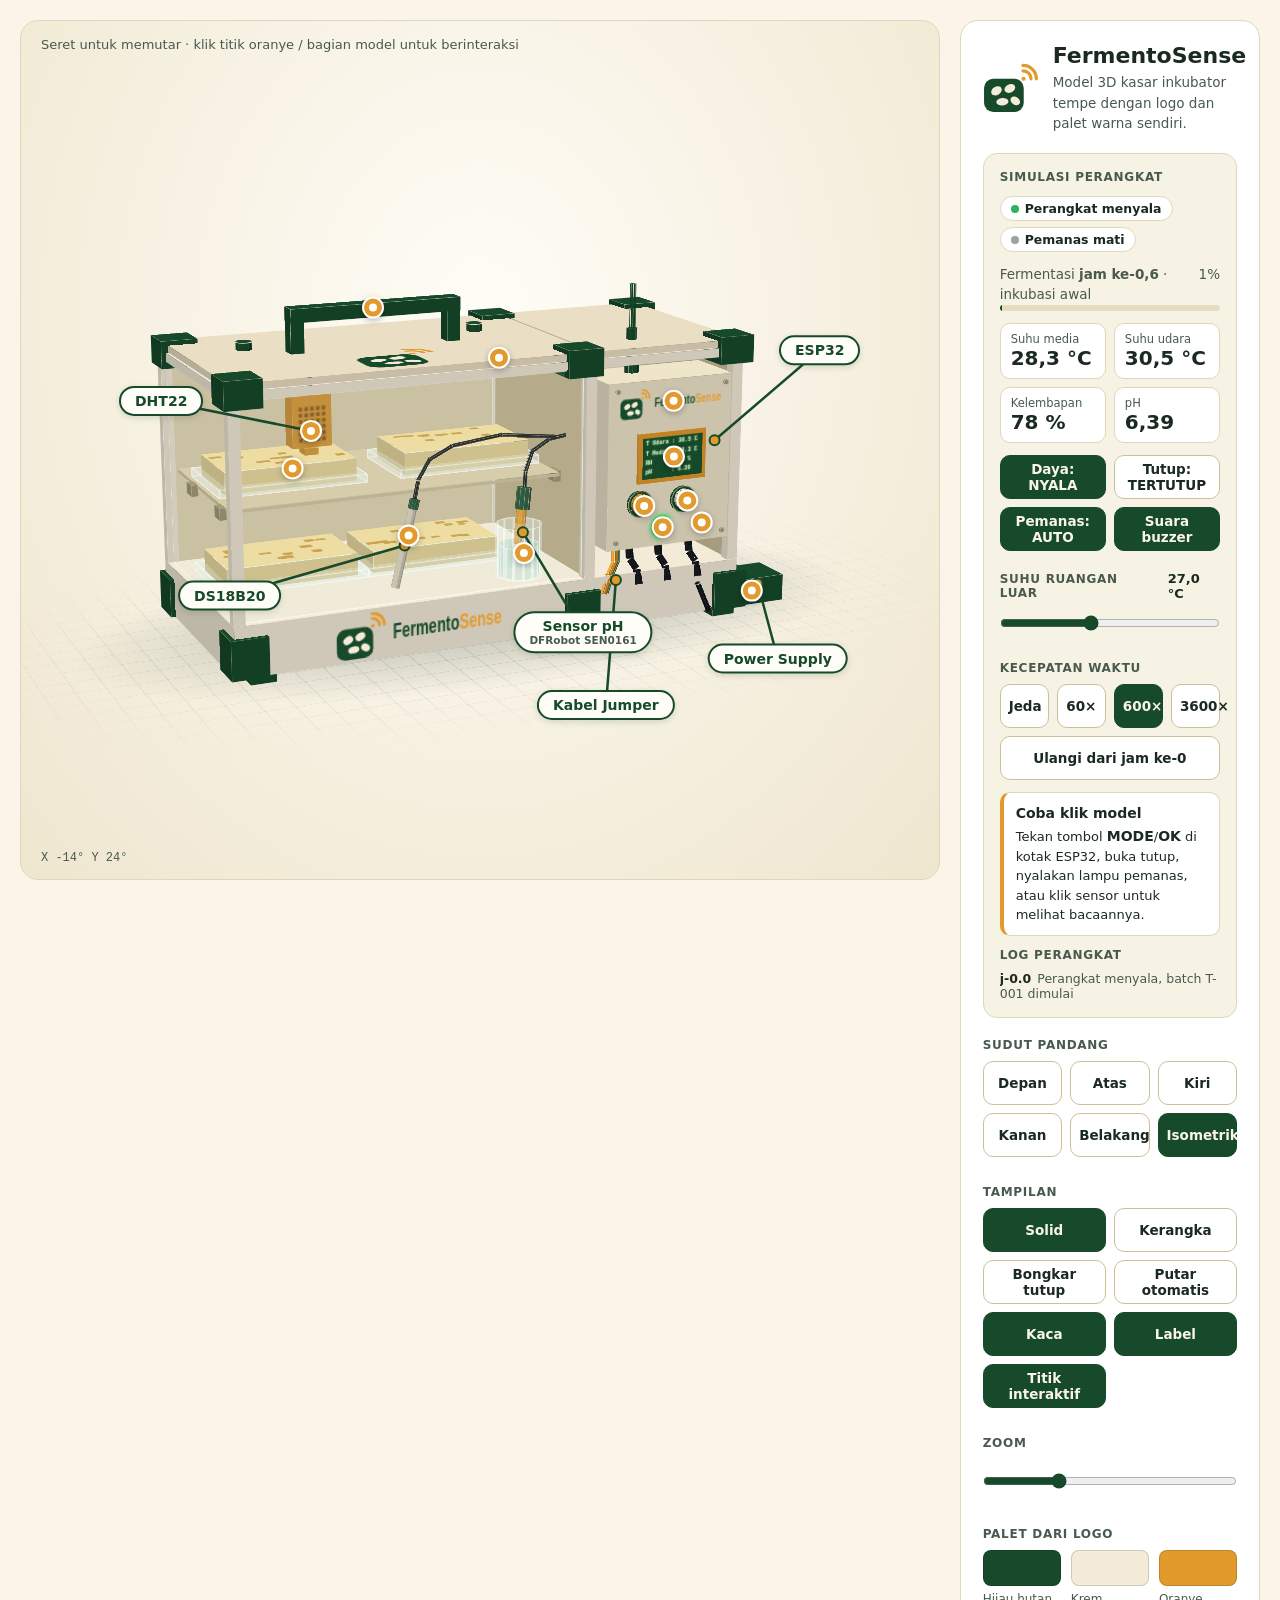
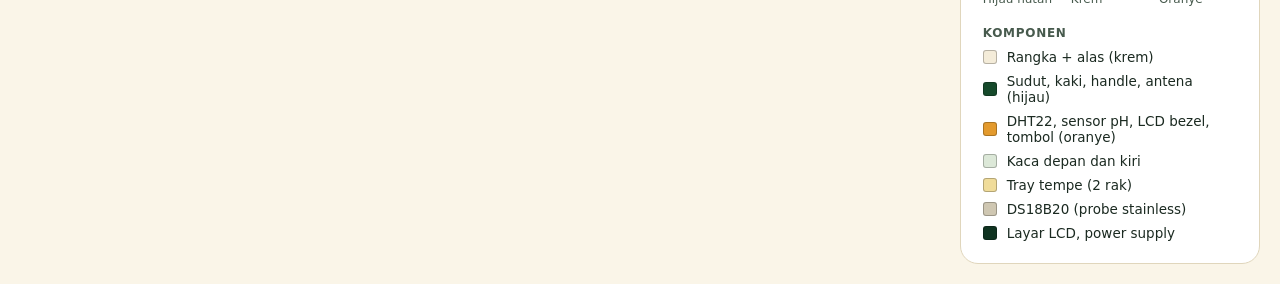
<file: model-3d-iot.html>
<!doctype html>
<html lang="id">
<head>
<meta charset="utf-8">
<meta name="viewport" content="width=device-width,initial-scale=1">
<title>FermentoSense – Model 3D (palet logo)</title>
<style>
  :root{
    --green:#164A2B; --cream:#F4ECD9; --amber:#E39A2D;
    --bg:#FAF5E8; --ink:#1B2A21; --muted:#475A4D; --line:#E0D6BC;
  }
  *{box-sizing:border-box}
  body{margin:0;background:var(--bg);color:var(--ink);font-family:Inter,system-ui,-apple-system,"Segoe UI",Roboto,sans-serif}
  button{font-family:inherit}
  button:focus-visible,input:focus-visible{outline:3px solid #B45309;outline-offset:2px}
  .app{display:flex;flex-wrap:wrap;gap:20px;padding:20px;max-width:1700px;margin:0 auto}
  .stage{flex:999 1 600px;min-width:0;height:min(880px,calc(100vh - 40px));min-height:520px;position:relative;overflow:hidden;
    border-radius:18px;border:1px solid var(--line);background:radial-gradient(ellipse at 50% 35%,#FFFDF7 0%,#EFE6CF 100%);
    perspective:1800px;cursor:grab;touch-action:none;user-select:none}
  .stage:active{cursor:grabbing}
  #scene{position:absolute;left:50%;top:50%;width:0;height:0;transform-style:preserve-3d}
  #lines{position:absolute;left:0;top:0;width:100%;height:100%;pointer-events:none;overflow:visible}
  .pill{position:absolute;left:0;top:0;pointer-events:none;background:#FFFDF7;border:2px solid var(--green);border-radius:999px;color:var(--green);
    padding:5px 14px;font-weight:700;font-size:14px;line-height:1.15;text-align:center;white-space:nowrap;box-shadow:0 2px 6px rgba(22,74,43,.16)}
  .pill small{display:block;font-size:10.5px;font-weight:600;color:var(--muted)}
  .hud{position:absolute;pointer-events:none;color:var(--muted)}
  .hud.tl{left:20px;top:16px;font-size:13px;font-weight:500}
  .hud.bl{left:20px;bottom:14px;font:12px ui-monospace,Menlo,Consolas,monospace}
  .panel{flex:1 1 300px;min-width:0;max-width:400px;background:#fff;border:1px solid var(--line);border-radius:18px;padding:22px;
    display:flex;flex-direction:column;gap:20px;align-self:flex-start}
  .head{display:flex;align-items:center;gap:14px}
  h1{margin:0;font-size:22px;line-height:1.15}
  .sub{margin:4px 0 0;font-size:13.5px;line-height:1.5;color:var(--muted)}
  .lbl{font-size:12px;font-weight:600;letter-spacing:.06em;text-transform:uppercase;color:var(--muted);margin-bottom:9px;display:block}
  .grid{display:grid;gap:8px;margin-bottom:8px}
  .g2{grid-template-columns:repeat(2,minmax(0,1fr))}
  .g3{grid-template-columns:repeat(3,minmax(0,1fr))}
  .btn{min-height:44px;padding:0 8px;border-radius:10px;font-size:13.5px;font-weight:600;cursor:pointer;background:#fff;color:var(--ink);border:1px solid #CDBF9A}
  .btn[aria-pressed="true"]{background:var(--green);color:var(--bg);border-color:var(--green)}
  input[type=range]{width:100%;height:44px;margin:0;accent-color:var(--green)}
  .pal{display:flex;gap:10px}
  .pal div{flex:1;display:flex;flex-direction:column;gap:6px;font-size:12px;color:var(--muted)}
  .pal span{height:36px;border-radius:8px;border:1px solid rgba(0,0,0,.15)}
  ul{list-style:none;margin:0;padding:0;display:flex;flex-direction:column;gap:8px;font-size:13.5px}
  li{display:flex;align-items:center;gap:10px}
  li i{width:14px;height:14px;border-radius:3px;border:1px solid rgba(0,0,0,.25);flex:none}

  /* ---------- interaksi & simulasi ---------- */
  .hl{filter:brightness(1.22) saturate(1.15)}
  .stage.can-click{cursor:pointer}
  #hots{position:absolute;inset:0;pointer-events:none}
  .hs{position:absolute;left:0;top:0;width:22px;height:22px;margin:-11px 0 0 -11px;padding:0;border-radius:50%;
    border:2px solid #fff;background:var(--amber);box-shadow:0 0 0 0 rgba(227,154,45,.7),0 2px 6px rgba(0,0,0,.25);
    cursor:pointer;pointer-events:auto;animation:hs-pulse 2s infinite;transition:opacity .2s}
  .hs::after{content:"";position:absolute;inset:5px;border-radius:50%;background:#fff}
  .hs.behind{opacity:.35}
  .hs.alarm{background:#d33a32;animation:hs-alarm .6s infinite}
  .hs.sel{background:var(--green)}
  .hs-tip{position:absolute;left:0;top:0;pointer-events:none;background:#14181C;color:#fff;font-size:12px;font-weight:600;
    padding:5px 9px;border-radius:7px;white-space:nowrap;opacity:0;transition:opacity .15s;z-index:3}
  .hs-tip.show{opacity:1}
  @keyframes hs-pulse{70%{box-shadow:0 0 0 10px rgba(227,154,45,0),0 2px 6px rgba(0,0,0,.25)}100%{box-shadow:0 0 0 0 rgba(227,154,45,0),0 2px 6px rgba(0,0,0,.25)}}
  @keyframes hs-alarm{50%{box-shadow:0 0 0 12px rgba(211,58,50,0),0 2px 6px rgba(0,0,0,.25);transform:scale(1.15)}}
  .simbox{display:flex;flex-direction:column;gap:12px;padding:16px;border-radius:14px;background:#F7F3E4;border:1px solid var(--line)}
  .simstat{display:flex;flex-wrap:wrap;gap:6px}
  .tag{display:inline-flex;align-items:center;gap:6px;padding:4px 10px;border-radius:999px;font-size:12.5px;font-weight:700;background:#fff;border:1px solid var(--line)}
  .tag i{width:8px;height:8px;border-radius:50%;background:#9aa49c}
  .tag.on i{background:#2fb35a}.tag.bad{background:#fdeceb;border-color:#f4c3bf;color:#8d1d17}.tag.bad i{background:#d33a32}
  .reads{display:grid;grid-template-columns:repeat(2,minmax(0,1fr));gap:8px}
  .rd{background:#fff;border:1px solid var(--line);border-radius:10px;padding:8px 10px}
  .rd small{display:block;font-size:11.5px;color:var(--muted)}
  .rd b{font-size:20px;font-variant-numeric:tabular-nums}
  .rd.bad{background:#fdeceb;border-color:#f4c3bf;color:#8d1d17}
  .g4{grid-template-columns:repeat(4,minmax(0,1fr))}
  .row{display:flex;justify-content:space-between;align-items:baseline;gap:8px}
  .row output{font-weight:700;font-size:13px}
  .info{background:#fff;border:1px solid var(--line);border-left:4px solid var(--amber);border-radius:10px;padding:10px 12px;font-size:13px;line-height:1.5}
  .info b{display:block;font-size:14px;margin-bottom:2px}
  .log{gap:4px;font-size:12.5px;max-height:132px;overflow:auto}
  .log li{display:block;color:var(--muted)}
  .log li b{color:var(--ink);font-variant-numeric:tabular-nums;margin-right:6px}
  .log li.bad{color:#8d1d17}
  .bar{height:6px;border-radius:999px;background:#E6DCC2;overflow:hidden}
  .bar span{display:block;height:100%;background:var(--green);transition:width .3s}
  @media (prefers-reduced-motion:reduce){.hs,.hs.alarm{animation:none}}
</style>
</head>
<body>
<div class="app">
  <div class="stage" id="stage" role="group" aria-label="Model 3D interaktif inkubator tempe FermentoSense. Seret untuk memutar, klik titik oranye atau bagian model untuk berinteraksi.">
    <div id="scene"></div>
    <svg id="lines" aria-hidden="true"></svg>
    <div id="pills"></div>
    <div id="hots"></div>
    <div class="hs-tip" id="hsTip" aria-hidden="true"></div>
    <div class="hud tl">Seret untuk memutar · klik titik oranye / bagian model untuk berinteraksi</div>
    <div class="hud bl" id="readout"></div>
  </div>

  <aside class="panel">
    <div class="head">
      <div id="headIcon" style="flex:none;width:56px;height:50px"></div>
      <div>
        <h1>FermentoSense</h1>
        <p class="sub">Model 3D kasar inkubator tempe dengan logo dan palet warna sendiri.</p>
      </div>
    </div>

    <section class="simbox" aria-label="Simulasi perangkat">
      <span class="lbl" style="margin:0">Simulasi perangkat</span>
      <div class="simstat" id="simStat"></div>
      <div>
        <div class="row"><small class="sub" style="margin:0">Fermentasi <b id="simJam">jam ke-0</b> · <span id="simFase">–</span></small><small class="sub" style="margin:0" id="simPct">0%</small></div>
        <div class="bar"><span id="simBar" style="width:0"></span></div>
      </div>
      <div class="reads" id="reads"></div>
      <div class="grid g2" id="simBtns"></div>
      <button type="button" class="btn" id="simLink" hidden style="width:100%"></button>
      <div>
        <div class="row"><label class="lbl" for="amb" style="margin:0">Suhu ruangan luar</label><output id="ambOut" for="amb">27,0 °C</output></div>
        <input id="amb" type="range" min="18" max="40" step="0.5" value="27">
      </div>
      <div>
        <span class="lbl">Kecepatan waktu</span>
        <div class="grid g4" id="speeds"></div>
        <button type="button" class="btn" id="simReset" style="width:100%">Ulangi dari jam ke-0</button>
      </div>
      <div class="info" id="info" aria-live="polite"><b>Coba klik model</b>Tekan tombol <b style="display:inline">MODE</b>/<b style="display:inline">OK</b> di kotak ESP32, buka tutup, nyalakan lampu pemanas, atau klik sensor untuk melihat bacaannya.</div>
      <div>
        <span class="lbl">Log perangkat</span>
        <ul class="log" id="log"></ul>
      </div>
    </section>

    <div>
      <span class="lbl">Sudut pandang</span>
      <div class="grid g3" id="views"></div>
    </div>

    <div>
      <span class="lbl">Tampilan</span>
      <div class="grid g2" id="modes"></div>
      <div class="grid g2" id="toggles"></div>
    </div>

    <div>
      <label class="lbl" for="zoom">Zoom</label>
      <input id="zoom" type="range" min="0.6" max="2" step="0.05" value="1">
    </div>

    <div>
      <span class="lbl">Palet dari logo</span>
      <div class="pal">
        <div><span style="background:#164A2B"></span>Hijau hutan</div>
        <div><span style="background:#F4ECD9"></span>Krem</div>
        <div><span style="background:#E39A2D"></span>Oranye</div>
      </div>
    </div>

    <div>
      <span class="lbl">Komponen</span>
      <ul>
        <li><i style="background:#F4ECD9"></i>Rangka + alas (krem)</li>
        <li><i style="background:#164A2B"></i>Sudut, kaki, handle, antena (hijau)</li>
        <li><i style="background:#E39A2D"></i>DHT22, sensor pH, LCD bezel, tombol (oranye)</li>
        <li><i style="background:#DCE8D8"></i>Kaca depan dan kiri</li>
        <li><i style="background:#F0DC9A"></i>Tray tempe (2 rak)</li>
        <li><i style="background:#CFC7B2"></i>DS18B20 (probe stainless)</li>
        <li><i style="background:#0F3320"></i>Layar LCD, power supply</li>
      </ul>
    </div>
  </aside>
</div>

<script>
(function () {
  'use strict';
  var D2R = Math.PI / 180;
  var PERSP = 1800;
  var SX = -97.5, SY = 20;
  var state = { rx: -14, ry: 24, zoom: 1, wire: false, explode: false, auto: false, glass: true, labels: true, hots: true, dragging: false };

  // ---------- status simulasi perangkat ----------
  // waktu simulasi dalam jam fermentasi; suhu °C; rh %; heater: 'auto' | 'on' | 'off'
  var TH = { tempMax: 38, airMax: 38, humMin: 70, humMax: 90, phMax: 7.5, heatLo: 29, heatHi: 31 };
  var sim = {
    power: true, t: 0, speed: 600, amb: 27,
    tMedia: 27, tAir: 27, rh: 72, ph: 6.4,
    heater: 'auto', heatOn: false, page: 0, silenced: false, sound: true,
    pressed: {}, blink: false, uptime: 0, alarmWas: false, warnWas: {}
  };

  // ---------- palet logo ----------
  var GREEN = '#164A2B', CREAM = '#F4ECD9', AMBER = '#E39A2D', INK = '#14181C', LCDG = '#0F3320';
  var FRAME = CREAM, LID = '#EBDFC4', WALL_B = '#EADBB5', WALL_R = '#E2D1A6', WALL_C = '#E6DABB', WALL_S = '#D8CAA4';

  // ---------- matematika rotasi (sama dengan aturan CSS) ----------
  function rotX(v, a) { a *= D2R; var c = Math.cos(a), s = Math.sin(a); return [v[0], v[1] * c - v[2] * s, v[1] * s + v[2] * c]; }
  function rotY(v, a) { a *= D2R; var c = Math.cos(a), s = Math.sin(a); return [v[0] * c + v[2] * s, v[1], -v[0] * s + v[2] * c]; }
  function rotZ(v, a) { a *= D2R; var c = Math.cos(a), s = Math.sin(a); return [v[0] * c - v[1] * s, v[0] * s + v[1] * c, v[2]]; }
  function applyOps(ops, v) {
    for (var i = ops.length - 1; i >= 0; i--) {
      var o = ops[i];
      v = o[0] === 'x' ? rotX(v, o[1]) : o[0] === 'y' ? rotY(v, o[1]) : rotZ(v, o[1]);
    }
    return v;
  }
  function opsStr(ops) {
    return ops.map(function (o) { return 'rotate' + o[0].toUpperCase() + '(' + o[1].toFixed(2) + 'deg)'; }).join(' ');
  }
  var LIGHT = (function () { var l = [-0.35, -0.8, 0.5], m = Math.sqrt(l[0] * l[0] + l[1] * l[1] + l[2] * l[2]); return [l[0] / m, l[1] / m, l[2] / m]; })();
  function bright(n) { var d = n[0] * LIGHT[0] + n[1] * LIGHT[1] + n[2] * LIGHT[2]; return 0.6 + 0.5 * Math.max(0, d); }
  function rgb(hex) { var n = parseInt(hex.slice(1), 16); return [(n >> 16) & 255, (n >> 8) & 255, n & 255]; }
  function shade(hex, k) {
    var c = rgb(hex);
    return 'rgb(' + c.map(function (v) { return Math.max(0, Math.min(255, Math.round(v * k))); }).join(',') + ')';
  }

  // ---------- pembuat bentuk ----------
  var FACES = [];
  var NAMES = ['front', 'back', 'right', 'left', 'top', 'bottom'];
  var CUR_PART = '';   // bagian interaktif yang sedang dibangun (tombol, sensor, tutup, …)

  function addFace(g, pos, nodeOps, fops, dist, w, h, c, o, extra) {
    extra = extra || {};
    var n = applyOps(nodeOps.concat(fops), [0, 0, 1]);
    FACES.push({
      g: g, x: pos[0], y: pos[1], z: pos[2], nops: opsStr(nodeOps), fops: opsStr(fops), dist: dist,
      w: w, h: h, c: c, k: bright(n), n: n,
      alpha: o.alpha || 0, emit: !!o.emit, glass: !!o.glass,
      clip: extra.clip || '', label: extra.label || '', html: extra.html || '',
      two: !!extra.two, deco: !!extra.deco, lc: o.lc || '#1B2A21', ls: o.ls || 12, el: null,
      part: CUR_PART
    });
  }

  function box(g, x, y, z, w, h, d, c, o) {
    o = o || {};
    var defs = [
      [[], d / 2, w, h], [[['y', 180]], d / 2, w, h],
      [[['y', 90]], w / 2, d, h], [[['y', -90]], w / 2, d, h],
      [[['x', 90]], h / 2, w, d], [[['x', -90]], h / 2, w, d]
    ];
    defs.forEach(function (f, i) {
      var ex = null;
      if (o.label && (o.labelFace || 'top') === NAMES[i]) ex = { label: o.label };
      addFace(g, [x, y, z], [], f[0], f[1], f[2], f[3], c, o, ex);
    });
  }

  function quad(g, x, y, z, w, h, nodeOps, c, o, extra) {
    addFace(g, [x, y, z], nodeOps, [], 0, w, h, c, o || {}, extra || {});
  }

  function rod(g, p1, p2, R, c, o) {
    o = o || {};
    var N = o.n || 8;
    var dx = p2[0] - p1[0], dy = p2[1] - p1[1], dz = p2[2] - p1[2];
    var L = Math.sqrt(dx * dx + dy * dy + dz * dz);
    if (L < 0.01) return;
    var ny = dy / L;
    var phi = Math.acos(Math.max(-1, Math.min(1, ny))) / D2R;
    var sp = Math.sqrt(dx * dx + dz * dz) / L;
    var th = sp > 1e-6 ? Math.atan2(dz / L, -dx / L) / D2R : 0;
    var nodeOps = [['y', th], ['z', phi]];
    var mid = [(p1[0] + p2[0]) / 2, (p1[1] + p2[1]) / 2, (p1[2] + p2[2]) / 2];
    var apo = R * Math.cos(Math.PI / N), sw = 2 * R * Math.sin(Math.PI / N) + 0.3;
    var i, a;
    for (i = 0; i < N; i++) {
      a = i * 360 / N;
      addFace(g, mid, nodeOps, [['y', a]], apo, sw, L, c, o);
    }
    if (o.nocap) return;
    var ptsTop = [], ptsBot = [], b;
    for (i = 0; i < N; i++) {
      b = (i + 0.5) * 360 / N * D2R;
      ptsTop.push((50 + 50 * Math.sin(b)).toFixed(2) + '% ' + (50 + 50 * Math.cos(b)).toFixed(2) + '%');
      ptsBot.push((50 + 50 * Math.sin(b)).toFixed(2) + '% ' + (50 - 50 * Math.cos(b)).toFixed(2) + '%');
    }
    addFace(g, mid, nodeOps, [['x', 90]], L / 2, 2 * R, 2 * R, c, o, { clip: 'polygon(' + ptsTop.join(',') + ')' });
    addFace(g, mid, nodeOps, [['x', -90]], L / 2, 2 * R, 2 * R, c, o, { clip: 'polygon(' + ptsBot.join(',') + ')' });
  }

  function lerp3(a, b, t) { return [a[0] + (b[0] - a[0]) * t, a[1] + (b[1] - a[1]) * t, a[2] + (b[2] - a[2]) * t]; }
  function cable(g, pts, R, c, n) {
    for (var i = 0; i < pts.length - 1; i++) rod(g, pts[i], pts[i + 1], R, c, { n: n || 6 });
  }
  function rnd(i) { var x = Math.sin(i * 12.9898) * 43758.5453; return x - Math.floor(x); }

  // ---------- logo buatan sendiri (ikon kotak hijau + oval krem + sinyal oranye) ----------
  function iconInner() {
    return '<rect x="347" y="258" width="268" height="224" rx="62" fill="' + GREEN + '"/>'
      + '<ellipse cx="431" cy="339" rx="38" ry="28" transform="rotate(-30 431 339)" fill="' + CREAM + '"/>'
      + '<ellipse cx="521" cy="323" rx="38" ry="28" transform="rotate(-25 521 323)" fill="' + CREAM + '"/>'
      + '<ellipse cx="471" cy="413" rx="41" ry="25" transform="rotate(-5 471 413)" fill="' + CREAM + '"/>'
      + '<ellipse cx="558" cy="407" rx="35" ry="26" transform="rotate(35 558 407)" fill="' + CREAM + '"/>'
      + '<path d="M610 168 A90 90 0 0 1 700 258" fill="none" stroke="' + AMBER + '" stroke-width="22" stroke-linecap="round"/>'
      + '<path d="M610 204 A54 54 0 0 1 664 258" fill="none" stroke="' + AMBER + '" stroke-width="22" stroke-linecap="round"/>'
      + '<circle cx="614" cy="258" r="14" fill="' + AMBER + '"/>';
  }
  function iconSVG() {
    return '<svg viewBox="340 152 378 336" width="100%" height="100%" xmlns="http://www.w3.org/2000/svg">' + iconInner() + '</svg>';
  }
  function logoSVG() {
    return '<svg viewBox="0 0 640 170" width="100%" height="100%" xmlns="http://www.w3.org/2000/svg">'
      + '<svg x="0" y="0" width="190" height="169" viewBox="340 152 378 336">' + iconInner() + '</svg>'
      + '<text x="212" y="112" font-family="Segoe UI,Arial,sans-serif" font-weight="700" font-size="76" textLength="418" lengthAdjust="spacingAndGlyphs">'
      + '<tspan fill="' + GREEN + '">Fermento</tspan><tspan fill="' + AMBER + '">Sense</tspan></text></svg>';
  }
  function grilleSVG() {
    var s = '<svg viewBox="0 0 28 34" width="100%" height="100%" xmlns="http://www.w3.org/2000/svg">', i, j;
    for (j = 0; j < 6; j++) for (i = 0; i < 5; i++) s += '<rect x="' + (2.5 + i * 5) + '" y="' + (2.5 + j * 5.2) + '" width="3" height="3.4" rx="0.6" fill="#7A4E0E"/>';
    return s + '</svg>';
  }

  // ---------- susun model ----------
  function buildModel() {
    // alas + atap
    box('fix', 0, 98, 0, 320, 44, 200, FRAME);
    box('fix', 230, 98, 0, 140, 44, 200, FRAME);
    CUR_PART = 'lid';
    box('lid', 0, -117, 0, 316, 6, 196, LID);
    CUR_PART = '';
    box('fix', 230, -117, 0, 140, 6, 196, LID);

    // tiang + rel
    [-155, 155, 295].forEach(function (px) { [-95, 95].forEach(function (pz) { box('fix', px, -19, pz, 10, 190, 10, FRAME); }); });
    [-95, 95].forEach(function (pz) { box('fix', 0, -110, pz, 300, 8, 10, FRAME); box('fix', 225, -110, pz, 130, 8, 10, FRAME); });
    [-155, 155, 295].forEach(function (px) { box('fix', px, -110, 0, 10, 8, 180, FRAME); });

    // sudut + kaki (hijau)
    [-148, 148].forEach(function (cx) { [-88, 88].forEach(function (cz) {
      box('fix', cx, -112, cz, 32, 24, 32, GREEN);
      box('fix', cx, 103, cz, 32, 34, 32, GREEN);
    }); });
    [-88, 88].forEach(function (cz) { box('fix', 292, -112, cz, 32, 24, 32, GREEN); box('fix', 292, 103, cz, 32, 34, 32, GREEN); });
    [-135, 135, 290].forEach(function (fx) { [-85, 85].forEach(function (fz) { box('fix', fx, 124, fz, 22, 8, 22, GREEN); }); });

    // handle + kenop (ikut terangkat)
    CUR_PART = 'lid';
    box('lid', -70, -134, 0, 12, 28, 14, GREEN);
    box('lid', 70, -134, 0, 12, 28, 14, GREEN);
    box('lid', 0, -152, 0, 152, 12, 16, GREEN);
    rod('lid', [-105, -120, -30], [-105, -127, -30], 7, GREEN, { n: 10 });
    rod('lid', [105, -120, -30], [105, -127, -30], 7, GREEN, { n: 10 });
    // logo ikon di atap (ikut terangkat)
    quad('lid', 0, -120.4, 56, 74, 66, [['x', 90]], '#000', {}, { html: iconSVG(), deco: true });

    // dinding dalam
    CUR_PART = '';
    box('fix', 0, -19, -92.5, 300, 190, 3, WALL_B);
    box('fix', 155, -19, 0, 4, 190, 180, WALL_R);
    box('fix', 225, -19, -92.5, 130, 190, 3, WALL_C);
    box('fix', 295, -19, 0, 4, 190, 180, WALL_S);

    // kaca depan + kiri
    quad('fix', 0, -15, 95, 300, 182, [], '#DCE8D8', { alpha: 0.12, glass: true }, { two: true });
    quad('fix', -155, -15, 0, 180, 182, [['y', 90]], '#DCE8D8', { alpha: 0.12, glass: true }, { two: true });

    // lampu atap = lampu pemanas (ikut terangkat)
    CUR_PART = 'lamp';
    box('lid', 55, -103.5, 5, 125, 5, 14, '#FFF1C9', { emit: true });

    // DHT22 menggantung (oranye)
    CUR_PART = 'dht';
    rod('lid', [-70, -106, 30], [-70, -90, 30], 4, GREEN, { n: 8 });
    box('lid', -70, -70, 30, 34, 44, 18, AMBER);
    box('lid', -70, -44, 30, 12, 6, 14, AMBER);
    quad('lid', -70, -68, 39.2, 28, 34, [], AMBER, {}, { html: grilleSVG(), deco: true });

    // rak + penyangga
    CUR_PART = '';
    box('fix', 0, -6, -20, 296, 3, 150, WALL_S);
    [-40, 40].forEach(function (bz) { box('fix', -150, -2, bz, 6, 10, 14, '#9C8F6B'); box('fix', 150, -2, bz, 6, 10, 14, '#9C8F6B'); });

    // tray tempe
    function tray(cx, cz, fy, seed) {
      box('fix', cx, fy - 4, cz, 130, 8, 80, '#E4EEE6', { alpha: 0.3 });
      var ty = fy - 1.5 - 9.5;
      box('fix', cx, ty, cz, 116, 19, 66, '#F0DC9A');
      for (var k = 0; k < 14; k++) {
        var dx = cx + (rnd(seed + k * 2) - 0.5) * 100, dz = cz + (rnd(seed + k * 2 + 1) - 0.5) * 50;
        quad('fix', dx, ty - 9.65, dz, 7 + rnd(seed + k) * 5, 5 + rnd(seed + k + 9) * 3, [['x', 90]], '#C99A3E', {}, { deco: true });
      }
    }
    CUR_PART = 'tray';
    tray(-80, -20, -7.5, 1);
    tray(80, -20, -7.5, 40);
    tray(-80, -20, 76, 80);
    tray(50, -20, 76, 120);

    // DS18B20
    CUR_PART = 'ds';
    var dsB = [-8, 74, 62], dsT = [12, 0, 58];
    rod('fix', dsB, lerp3(dsB, dsT, 0.88), 3.6, '#CFC7B2', { n: 10 });
    rod('fix', lerp3(dsB, dsT, 0.88), dsT, 4.4, GREEN, { n: 10 });
    cable('fix', [dsT, [15, -16, 59], [26, -32, 57], [48, -40, 52], [100, -42, 40], [155, -34, 35]], 1.8, INK, 6);

    // gelas + sensor pH
    CUR_PART = 'ph';
    rod('fix', [105, 76, 65], [105, 30, 65], 20, '#E4EEE6', { alpha: 0.24, n: 14 });
    rod('fix', [105, 76, 65], [105, 48, 65], 17.5, '#A9D3C0', { alpha: 0.4, n: 14 });
    var phT = [112, 0, 60], phB = [102, 62, 68];
    rod('fix', phT, lerp3(phT, phB, 0.3), 6.5, GREEN, { n: 10 });
    rod('fix', lerp3(phT, phB, 0.3), lerp3(phT, phB, 0.78), 4.6, AMBER, { n: 10 });
    rod('fix', lerp3(phT, phB, 0.78), phB, 3.6, CREAM, { n: 10 });
    cable('fix', [phT, [113, -14, 60], [120, -30, 58], [136, -38, 56], [155, -40, 55]], 2, INK, 6);

    // kotak kontrol ESP32
    CUR_PART = 'esp';
    box('fix', 232, -18, 68, 120, 146, 60, '#F0E6CC');
    quad('fix', 232, -72, 98.4, 100, 26.5, [], '#000', {}, { html: logoSVG(), deco: true });
    CUR_PART = 'lcd';
    box('fix', 232, -24, 99.5, 66, 44, 3, AMBER);
    box('fix', 232, -24, 101.5, 58, 36, 1, LCDG, {
      label: 'T Udara : 32.0 °C\nT Media : 36.5 °C\nRH      : 85 %\npH      : 6.2', labelFace: 'front', lc: CREAM, ls: 5.2
    });
    // tombol MODE (oranye) & OK (krem) – bagian yang ditekan masuk saat diklik
    [[202, AMBER, 'btnA'], [244, CREAM, 'btnB']].forEach(function (b) {
      CUR_PART = 'esp';
      rod('fix', [b[0], 15, 98], [b[0], 15, 100.5], 11.5, GREEN, { n: 14 });
      CUR_PART = b[2];
      rod('fix', [b[0], 15, 100.5], [b[0], 15, 106], 9, b[1], { n: 14 });
    });
    // LED status
    CUR_PART = 'led';
    rod('fix', [224, 38, 98], [224, 38, 99.8], 10, GREEN, { n: 14 });
    rod('fix', [224, 38, 99.8], [224, 38, 100.5], 6, '#2E6B45', { n: 12 });
    // buzzer piezo
    CUR_PART = 'buzzer';
    rod('fix', [262, 38, 98], [262, 38, 101.5], 8, '#1E1E1E', { n: 14 });
    rod('fix', [262, 38, 101.5], [262, 38, 102], 2.2, '#5A5A5A', { n: 8 });
    CUR_PART = 'esp';
    [[180, -84], [284, -84], [180, 48], [284, 48]].forEach(function (s) { rod('fix', [s[0], s[1], 98], [s[0], s[1], 99.8], 2.2, '#A59A7E', { n: 8 }); });
    // antena
    rod('fix', [213, -91, 60], [213, -104, 60], 6.5, GREEN, { n: 10 });
    rod('fix', [213, -104, 60], [213, -130, 60], 4.4, GREEN, { n: 8 });
    rod('fix', [213, -130, 60], [213, -168, 60], 2.8, GREEN, { n: 8 });

    // kabel dari kotak kontrol ke alas
    CUR_PART = '';
    [198, 226, 256].forEach(function (cx) {
      cable('fix', [[cx, 55, 90], [cx, 66, 92], [cx + 4, 74, 97], [cx + 4, 86, 102]], 3.2, INK, 6);
    });
    [[AMBER, -2.6, 0], ['#B36E10', 0, 1.8], ['#2E6B45', 2.6, 0]].forEach(function (cc) {
      var dx = cc[1], dz = cc[2];
      cable('fix', [[186 + dx, 55, 88 + dz], [184 + dx, 66, 92 + dz], [176 + dx, 76, 97 + dz], [168 + dx, 90, 102 + dz]], 1.6, cc[0], 5);
    });

    // power supply (klik = saklar daya)
    CUR_PART = 'psu';
    box('fix', 330, 116, 60, 62, 24, 40, GREEN);
    cable('fix', [[299, 116, 58], [286, 122, 80], [270, 118, 104], [258, 92, 105]], 2.6, INK, 6);

    // logo + tulisan di sisi depan alas
    CUR_PART = '';
    quad('fix', 0, 98, 100.4, 150, 40, [], '#000', {}, { html: logoSVG(), deco: true });
  }
  buildModel();

  // ---------- buat elemen ----------
  var scene = document.getElementById('scene');
  FACES.forEach(function (f) {
    var el = document.createElement('div');
    if (f.html) el.innerHTML = f.html;
    else if (f.label) el.textContent = f.label;
    if (f.part) el.dataset.part = f.part;
    scene.appendChild(el);
    f.el = el;
  });
  ['shadow', 'grid'].forEach(function (id) { var e = document.createElement('div'); e.id = id; scene.insertBefore(e, scene.firstChild); });
  (function () {
    var sh = document.getElementById('shadow'), gr = document.getElementById('grid');
    sh.style.cssText = 'pointer-events:none;position:absolute;left:50%;top:50%;width:760px;height:380px;margin-left:-380px;margin-top:-190px;'
      + 'background:radial-gradient(ellipse at center,rgba(22,42,28,.32) 0%,rgba(22,42,28,0) 68%);transform:translate3d(0,' + (128.8 + SY).toFixed(1) + 'px,0) rotateX(90deg);';
    gr.style.cssText = 'pointer-events:none;position:absolute;left:50%;top:50%;width:1000px;height:600px;margin-left:-500px;margin-top:-300px;'
      + 'background-image:linear-gradient(rgba(22,74,43,.14) 1px,transparent 1px),linear-gradient(90deg,rgba(22,74,43,.14) 1px,transparent 1px);background-size:25px 25px;'
      + '-webkit-mask-image:radial-gradient(ellipse at center,#000 25%,transparent 70%);mask-image:radial-gradient(ellipse at center,#000 25%,transparent 70%);'
      + 'transform:translate3d(0,' + (129.8 + SY).toFixed(1) + 'px,0) rotateX(90deg);';
  })();
  document.getElementById('headIcon').innerHTML = iconSVG();

  function groupLift(g) { return g === 'lid' && state.explode ? -115 : 0; }

  // warna/nyala yang bergantung pada status simulasi
  function liveLook(f) {
    var c = f.c, glow = '';
    if (f.part === 'led') {
      c = !sim.power ? '#23402E' : (alarmActive() && sim.blink) ? '#FF4A3D' : alarmActive() ? '#7A1F1A' : '#3DDC6A';
      if (sim.power && (!alarmActive() || sim.blink)) glow = 'box-shadow:0 0 8px 3px ' + c + ';';
    } else if (f.part === 'lamp') {
      var on = sim.power && sim.heatOn;
      c = on ? '#FFF1C9' : '#D9D1BC';
      return { c: c, emit: on, glow: '' };
    } else if (f.part === 'lcd' && f.c === LCDG) {
      c = sim.power ? '#1A5632' : '#0B1A10';
    } else if (f.part === 'buzzer' && buzzing() && sim.blink) {
      c = '#5A1A16';
    }
    return { c: c, emit: f.emit, glow: glow };
  }
  // pergeseran bagian (tombol masuk saat ditekan)
  function partOffset(f) { return f.part && sim.pressed[f.part] ? -3 : 0; }

  function styleFace(f) {
    var look = liveLook(f), col = look.c;
    var c = rgb(col);
    var tf = 'translate3d(' + (f.x + SX) + 'px,' + (f.y + SY + groupLift(f.g)) + 'px,' + (f.z + partOffset(f)) + 'px) ' + f.nops + ' ' + f.fops + ' translateZ(' + f.dist + 'px)';
    var fast = f.part === 'btnA' || f.part === 'btnB';
    var st = 'position:absolute;left:50%;top:50%;box-sizing:border-box;width:' + f.w + 'px;height:' + f.h + 'px;'
      + 'margin-left:' + (-f.w / 2) + 'px;margin-top:' + (-f.h / 2) + 'px;transform:' + tf + ';'
      + 'transition:transform ' + (fast ? '.09s ease-out' : '.6s cubic-bezier(.2,.7,.2,1)') + ',background-color .25s;';
    var hidden = (f.glass && !state.glass) || (f.deco && state.wire);
    if (hidden) st += 'display:none;';
    // kaca & bintik tempe tidak menghalangi klik ke bagian di belakangnya
    if (f.glass || (f.deco && f.part === 'tray')) st += 'pointer-events:none;';
    if (f.html) {
      st += 'backface-visibility:hidden;';
    } else if (state.wire) {
      st += 'background:rgba(' + c[0] + ',' + c[1] + ',' + c[2] + ',.05);border:0.6px solid ' + shade(col, 0.55) + ';backface-visibility:visible;';
    } else if (f.alpha) {
      st += 'background:rgba(' + c[0] + ',' + c[1] + ',' + c[2] + ',' + f.alpha + ');border:0.5px solid rgba(255,255,255,.6);backface-visibility:visible;';
    } else if (look.emit) {
      st += 'background:' + col + ';backface-visibility:hidden;' + (f.n[1] > 0.5 ? 'box-shadow:0 0 14px 6px rgba(255,214,120,.55);' : '');
    } else {
      st += 'background:' + shade(col, f.k) + ';backface-visibility:' + (f.two ? 'visible' : 'hidden') + ';' + look.glow;
    }
    if (f.clip) st += 'clip-path:' + f.clip + ';-webkit-clip-path:' + f.clip + ';';
    if (f.label) st += 'display:flex;align-items:center;padding:0 3px;white-space:pre;text-align:left;font:600 ' + f.ls + 'px/' + (f.ls * 1.6).toFixed(1) + 'px ui-monospace,Menlo,Consolas,monospace;color:' + (sim.power ? '#D8F5C8' : 'transparent') + ';text-shadow:' + (sim.power ? '0 0 2px rgba(190,255,170,.6)' : 'none') + ';';
    f.el.style.cssText = st;
  }
  function applyFaces() { FACES.forEach(styleFace); }
  function applyPart(name) { FACES.forEach(function (f) { if (f.part === name) styleFace(f); }); }

  // ---------- label penunjuk ----------
  var LABELS = [
    { t: 'DHT22', s: '', a: [-70, -62, 40], off: [-150, -30] },
    { t: 'DS18B20', s: '', a: [2, 38, 61], off: [-175, 50] },
    { t: 'Sensor pH', s: 'DFRobot SEN0161', a: [108, 38, 66], off: [60, 100] },
    { t: 'ESP32', s: '', a: [292, -25, 70], off: [105, -90] },
    { t: 'Kabel Jumper', s: '', a: [180, 80, 100], off: [-10, 125] },
    { t: 'Power Supply', s: '', a: [336, 110, 80], off: [20, 75] }
  ];
  var linesSvg = document.getElementById('lines'), pillBox = document.getElementById('pills');
  var NS = 'http://www.w3.org/2000/svg';
  LABELS.forEach(function (L) {
    L.line = document.createElementNS(NS, 'line');
    L.line.setAttribute('stroke', GREEN); L.line.setAttribute('stroke-width', '2.5'); L.line.setAttribute('stroke-linecap', 'round');
    L.dot = document.createElementNS(NS, 'circle');
    L.dot.setAttribute('r', '5'); L.dot.setAttribute('fill', AMBER); L.dot.setAttribute('stroke', GREEN); L.dot.setAttribute('stroke-width', '2');
    linesSvg.appendChild(L.line); linesSvg.appendChild(L.dot);
    L.pill = document.createElement('div');
    L.pill.className = 'pill';
    L.pill.innerHTML = L.t + (L.s ? '<small>' + L.s + '</small>' : '');
    pillBox.appendChild(L.pill);
  });

  // ---------- ukuran stage & proyeksi ----------
  var stage = document.getElementById('stage');
  var W = 1000, H = 700, fit = 1.4;
  function measure() {
    W = stage.clientWidth; H = stage.clientHeight;
    fit = Math.min(W / 800, H / 460);
  }
  function scaleNow() { return fit * state.zoom; }
  function project(p) {
    var q = [p[0] + SX, p[1] + SY, p[2]];
    q = rotX(rotY(q, state.ry), state.rx);
    var s = scaleNow();
    var f = PERSP / (PERSP - q[2] * s);
    return [W / 2 + q[0] * s * f, H / 2 + q[1] * s * f];
  }

  function applyScene() {
    scene.style.transform = 'scale(' + scaleNow().toFixed(4) + ') rotateX(' + state.rx.toFixed(2) + 'deg) rotateY(' + state.ry.toFixed(2) + 'deg)';
    var ryN = ((((state.ry + 180) % 360) + 360) % 360) - 180;
    document.getElementById('readout').textContent = 'X ' + Math.round(state.rx) + '°  Y ' + Math.round(ryN) + '°';
    placeHotspots();
    linesSvg.style.display = pillBox.style.display = state.labels ? '' : 'none';
    if (!state.labels) return;
    LABELS.forEach(function (L) {
      var p = project(L.a), cx = p[0] + L.off[0], cy = p[1] + L.off[1];
      L.line.setAttribute('x1', p[0]); L.line.setAttribute('y1', p[1]);
      L.line.setAttribute('x2', cx); L.line.setAttribute('y2', cy);
      L.dot.setAttribute('cx', p[0]); L.dot.setAttribute('cy', p[1]);
      L.pill.style.transform = 'translate(' + (cx - L.pill.offsetWidth / 2).toFixed(1) + 'px,' + (cy - L.pill.offsetHeight / 2).toFixed(1) + 'px)';
    });
  }

  // ---------- kontrol ----------
  function $(id) { return document.getElementById(id); }
  function angDiff(a, b) { return Math.abs((((a - b) % 360) + 540) % 360 - 180); }
  var tw = 0;
  function tweenTo(rx, ry) {
    var s0 = { rx: state.rx, ry: state.ry }, t0 = performance.now(), dur = 600;
    var target = ry + 360 * Math.round((state.ry - ry) / 360);
    cancelAnimationFrame(tw);
    function step(t) {
      var u = Math.min(1, (t - t0) / dur), e = 1 - Math.pow(1 - u, 3);
      state.rx = s0.rx + (rx - s0.rx) * e;
      state.ry = s0.ry + (target - s0.ry) * e;
      applyScene();
      if (u < 1) tw = requestAnimationFrame(step); else refreshUI(false);
    }
    state.auto = false;
    tw = requestAnimationFrame(step);
  }

  function mkBtn(parent, label, onClick) {
    var b = document.createElement('button');
    b.type = 'button'; b.className = 'btn'; b.textContent = label;
    b.addEventListener('click', onClick);
    parent.appendChild(b);
    return b;
  }
  var presets = [['Depan', 0, 0], ['Atas', -90, 0], ['Kiri', 0, 90], ['Kanan', 0, -90], ['Belakang', 0, 180], ['Isometrik', -14, 24]];
  var viewBtns = presets.map(function (v) { return { b: mkBtn($('views'), v[0], function () { tweenTo(v[1], v[2]); refreshUI(false); }), v: v }; });
  var toggles = [
    ['Solid', $('modes'), function () { return !state.wire; }, function () { state.wire = false; }],
    ['Kerangka', $('modes'), function () { return state.wire; }, function () { state.wire = true; }],
    ['Bongkar tutup', $('toggles'), function () { return state.explode; }, function () { state.explode = !state.explode; }],
    ['Putar otomatis', $('toggles'), function () { return state.auto; }, function () { state.auto = !state.auto; }],
    ['Kaca', $('toggles'), function () { return state.glass; }, function () { state.glass = !state.glass; }],
    ['Label', $('toggles'), function () { return state.labels; }, function () { state.labels = !state.labels; }],
    ['Titik interaktif', $('toggles'), function () { return state.hots; }, function () { state.hots = !state.hots; }]
  ].map(function (t) {
    return { on: t[2], b: mkBtn(t[1], t[0], function () { t[3](); refreshUI(true); }) };
  });

  function refreshUI(faces) {
    viewBtns.forEach(function (x) {
      x.b.setAttribute('aria-pressed', String(Math.abs(state.rx - x.v[1]) < 1 && angDiff(state.ry, x.v[2]) < 1));
    });
    toggles.forEach(function (t) { t.b.setAttribute('aria-pressed', String(t.on())); });
    if (faces) applyFaces();
    applyScene();
  }

  $('zoom').addEventListener('input', function (e) { state.zoom = Number(e.target.value); applyScene(); });

  // bagian model di bawah kursor (klik langsung pada model, bukan hanya titik oranye)
  function partAt(x, y) {
    var el = document.elementFromPoint(x, y);
    var p = el && el.closest ? el.closest('[data-part]') : null;
    return p && scene.contains(p) ? p.dataset.part : '';
  }
  var hoverPart = '';
  function setHover(part) {
    if (part === hoverPart) return;
    FACES.forEach(function (f) { if (f.part && (f.part === hoverPart || f.part === part)) f.el.classList.toggle('hl', f.part === part); });
    hoverPart = part;
    stage.classList.toggle('can-click', !!part);
  }

  var drag = null;
  stage.addEventListener('pointerdown', function (e) {
    if (e.target.closest && e.target.closest('.hs')) return;   // titik interaktif punya klik sendiri
    cancelAnimationFrame(tw);
    drag = { x: e.clientX, y: e.clientY, rx: state.rx, ry: state.ry, moved: false };
    try { stage.setPointerCapture(e.pointerId); } catch (err) {}
    state.dragging = true;
  });
  stage.addEventListener('pointermove', function (e) {
    if (!drag) {
      if (e.pointerType === 'mouse' && !(e.target.closest && e.target.closest('.hs'))) setHover(partAt(e.clientX, e.clientY));
      return;
    }
    if (Math.abs(e.clientX - drag.x) + Math.abs(e.clientY - drag.y) > 5) drag.moved = true;
    if (!drag.moved) return;
    setHover('');
    state.rx = Math.max(-90, Math.min(90, drag.rx - (e.clientY - drag.y) * 0.5));
    state.ry = drag.ry + (e.clientX - drag.x) * 0.5;
    applyScene();
    viewBtns.forEach(function (x) { x.b.setAttribute('aria-pressed', 'false'); });
  });
  function endDrag(e) {
    var wasClick = drag && !drag.moved && e && e.type === 'pointerup';
    drag = null; state.dragging = false;
    if (wasClick) { var p = partAt(e.clientX, e.clientY); if (p) act(p); }
    refreshUI(false);
  }
  stage.addEventListener('pointerup', endDrag);
  stage.addEventListener('pointercancel', endDrag);
  stage.addEventListener('pointerleave', function () { if (!drag) setHover(''); });

  // =====================================================================
  //  SIMULASI PERANGKAT
  // =====================================================================
  var PARTS = {
    lid:    { name: 'Tutup inkubator', a: [0, -152, 0], g: 'lid' },
    lamp:   { name: 'Lampu pemanas', a: [110, -103, 12], g: 'lid' },
    dht:    { name: 'DHT22', a: [-70, -62, 40], g: 'lid' },
    ds:     { name: 'DS18B20', a: [6, 30, 60] },
    ph:     { name: 'Sensor pH', a: [100, 50, 85] },
    tray:   { name: 'Tray tempe', a: [-80, -27, 20] },
    lcd:    { name: 'Layar LCD', a: [232, -24, 103] },
    btnA:   { name: 'Tombol MODE', a: [202, 15, 107] },
    btnB:   { name: 'Tombol OK', a: [244, 15, 107] },
    led:    { name: 'LED status', a: [224, 38, 101] },
    buzzer: { name: 'Buzzer', a: [262, 38, 102] },
    esp:    { name: 'ESP32', a: [232, -72, 100] },
    psu:    { name: 'Power supply', a: [330, 116, 80] }
  };
  var selected = '';
  var hots = $('hots'), tip = $('hsTip');
  Object.keys(PARTS).forEach(function (k) {
    var P = PARTS[k], b = document.createElement('button');
    b.type = 'button'; b.className = 'hs'; b.setAttribute('aria-label', P.name);
    b.addEventListener('click', function () { act(k); });
    b.addEventListener('mouseenter', function () { setHover(k); tip.textContent = P.name; tip.classList.add('show'); P.tipOn = true; placeHotspots(); });
    b.addEventListener('mouseleave', function () { setHover(''); tip.classList.remove('show'); P.tipOn = false; });
    b.addEventListener('focus', function () { setHover(k); });
    b.addEventListener('blur', function () { setHover(''); });
    hots.appendChild(b); P.btn = b;
  });
  function placeHotspots() {
    hots.style.display = state.hots ? '' : 'none';
    if (!state.hots) { tip.classList.remove('show'); return; }
    Object.keys(PARTS).forEach(function (k) {
      var P = PARTS[k], a = [P.a[0], P.a[1] + (P.g ? groupLift(P.g) : 0), P.a[2]];
      var p = project(a);
      var q = rotX(rotY([a[0] + SX, a[1] + SY, a[2]], state.ry), state.rx);
      P.btn.style.transform = 'translate(' + p[0].toFixed(1) + 'px,' + p[1].toFixed(1) + 'px)';
      P.btn.classList.toggle('behind', q[2] < -70);
      P.btn.classList.toggle('alarm', (k === 'buzzer' || k === 'led') && buzzing());
      P.btn.classList.toggle('sel', k === selected);
      if (P.tipOn) tip.style.transform = 'translate(' + (p[0] + 16).toFixed(1) + 'px,' + (p[1] - 30).toFixed(1) + 'px)';
    });
  }

  // ---------- suara buzzer (WebAudio, dibuat setelah klik pertama) ----------
  var actx = null;
  function beep(freq, ms, when) {
    if (!sim.sound) return;
    try {
      actx = actx || new (window.AudioContext || window.webkitAudioContext)();
      var t0 = actx.currentTime + (when || 0), o = actx.createOscillator(), g = actx.createGain();
      o.type = 'square'; o.frequency.value = freq;
      g.gain.setValueAtTime(0.0001, t0); g.gain.exponentialRampToValueAtTime(0.06, t0 + 0.01);
      g.gain.exponentialRampToValueAtTime(0.0001, t0 + ms / 1000);
      o.connect(g); g.connect(actx.destination); o.start(t0); o.stop(t0 + ms / 1000 + 0.02);
    } catch (err) {}
  }
  function click() { beep(2600, 35); }

  // ---------- aturan alarm (sama dengan dashboard) ----------
  function alarms() {
    var a = [];
    if (sim.tMedia > TH.tempMax) a.push('Suhu media ' + fmt(sim.tMedia) + ' °C');
    if (sim.tAir > TH.airMax) a.push('Suhu udara ' + fmt(sim.tAir) + ' °C');
    return a;
  }
  function warnings() {
    var w = [];
    if (sim.rh < TH.humMin) w.push('Kelembapan rendah'); else if (sim.rh > TH.humMax) w.push('Kelembapan tinggi');
    if (sim.ph > TH.phMax) w.push('pH tinggi');
    return w;
  }
  function alarmActive() { return sim.power && alarms().length > 0; }
  function buzzing() { return alarmActive() && !sim.silenced; }
  function fmt(v, d) { return v.toFixed(d === undefined ? 1 : d).replace('.', ','); }

  // ---------- model fisika sederhana ----------
  // panas dari tempe (reaksi kapang) memuncak sekitar jam ke-30
  function selfHeat(t) { return 9.5 * Math.exp(-Math.pow((t - 30) / 9, 2)); }
  function relax(x, target, k, dt) { return target + (x - target) * Math.exp(-k * dt); }
  function physics(dt) {
    var open = state.explode, n = Math.max(1, Math.ceil(dt / 0.02)), h = dt / n;
    for (var i = 0; i < n; i++) {
      // termostat pemanas
      if (!sim.power || sim.heater === 'off') sim.heatOn = false;
      else if (sim.heater === 'on') sim.heatOn = true;
      else if (sim.tAir < TH.heatLo) sim.heatOn = true;
      else if (sim.tAir > TH.heatHi) sim.heatOn = false;
      var kAir = open ? 10 : 1.5;
      var airTarget = sim.amb + (sim.heatOn ? 8 / kAir * 1.5 : 0) + 0.35 * (sim.tMedia - sim.amb) * (open ? 0.1 : 1);
      sim.tAir = relax(sim.tAir, airTarget, kAir, h);
      sim.tMedia = relax(sim.tMedia, sim.tAir + selfHeat(sim.t) * (open ? 0.75 : 1), 1.1, h);
      var rhTarget = open ? 58 : 86 - (sim.heatOn ? 7 : 0) + selfHeat(sim.t) * 0.45;
      sim.rh = relax(sim.rh, Math.min(97, rhTarget), open ? 9 : 1.8, h);
      sim.t += h;
    }
    sim.ph = 6.4 - 0.55 * (1 - Math.exp(-sim.t / 22)) + Math.max(0, sim.t - 44) * 0.05;
  }

  // ---------- teks LCD (maks. 4 baris × 17 karakter) ----------
  function hhmmss(s) { s = Math.floor(s); var p = function (n) { return (n < 10 ? '0' : '') + n; }; return p(Math.floor(s / 3600)) + ':' + p(Math.floor(s / 60) % 60) + ':' + p(s % 60); }
  function lcdText() {
    if (!sim.power) return '';
    if (buzzing() && sim.blink) {
      return '!! ALARM SUHU !!\n' + (sim.tMedia > TH.tempMax ? 'Media ' + sim.tMedia.toFixed(1) + ' C' : 'Udara ' + sim.tAir.toFixed(1) + ' C')
        + '\nTekan OK untuk\nmatikan buzzer';
    }
    if (sim.page === 0) return 'T Udara : ' + sim.tAir.toFixed(1) + ' C\nT Media : ' + sim.tMedia.toFixed(1) + ' C\nRH      : ' + Math.round(sim.rh) + ' %\npH      : ' + sim.ph.toFixed(2);
    if (sim.page === 1) return 'Status : ' + (alarmActive() ? 'ALARM' : warnings().length ? 'PERIKSA' : 'NORMAL')
      + '\nPemanas: ' + (sim.heater === 'auto' ? 'AUTO ' : '') + (sim.heatOn ? 'ON' : 'OFF')
      + '\nTutup  : ' + (state.explode ? 'TERBUKA' : 'TERTUTUP') + '\nJam ke : ' + sim.t.toFixed(1);
    return 'WiFi   : OK\nIP 192.168.1.20\nBatch  : T-001\nUp ' + hhmmss(sim.uptime);
  }
  function updateLCD() {
    var txt = lcdText();
    FACES.forEach(function (f) { if (f.label && f.el.textContent !== txt) f.el.textContent = txt; });
  }

  // ---------- log perangkat ----------
  function log(msg, bad) {
    var li = document.createElement('li');
    if (bad) li.className = 'bad';
    li.innerHTML = '<b>j-' + sim.t.toFixed(1) + '</b>';
    li.appendChild(document.createTextNode(msg));
    $('log').insertBefore(li, $('log').firstChild);
    while ($('log').children.length > 30) $('log').removeChild($('log').lastChild);
  }

  // ---------- info komponen ----------
  function phase(t) {
    if (t < 6) return 'inkubasi awal';
    if (t < 20) return 'pertumbuhan miselium';
    if (t < 38) return 'panas puncak (tempe menghasilkan panas)';
    if (t < 48) return 'pematangan';
    return 'selesai – jika dibiarkan, fermentasi berlebih';
  }
  function infoFor(k) {
    var heat = sim.heater === 'auto' ? 'OTOMATIS (nyala < ' + TH.heatLo + ' °C, mati > ' + TH.heatHi + ' °C)' : sim.heater === 'on' ? 'SELALU NYALA' : 'MATI';
    switch (k) {
      case 'lid': return ['Tutup inkubator', state.explode ? 'Terbuka: suhu udara cepat turun ke suhu ruangan dan kelembapan turun. Klik lagi untuk menutup.' : 'Tertutup. Klik untuk membuka – berguna saat suhu media terlalu panas.'];
      case 'lamp': return ['Lampu pemanas', 'Mode ' + heat + '. Sekarang ' + (sim.heatOn && sim.power ? 'menyala' : 'mati') + '. Klik untuk ganti mode: otomatis → nyala → mati.'];
      case 'dht': return ['DHT22 – suhu & kelembapan udara', 'Suhu udara ' + fmt(sim.tAir) + ' °C (batas ' + TH.airMax + ' °C), kelembapan ' + Math.round(sim.rh) + ' % (ideal ' + TH.humMin + '–' + TH.humMax + ' %).'];
      case 'ds': return ['DS18B20 – suhu media tempe', 'Probe ditancapkan ke kedelai: ' + fmt(sim.tMedia) + ' °C. Di atas ' + TH.tempMax + ' °C buzzer berbunyi.'];
      case 'ph': return ['Sensor pH (DFRobot SEN0161)', 'pH ' + fmt(sim.ph, 2) + '. Di atas ' + fmt(TH.phMax) + ' tandanya fermentasi berlebihan.'];
      case 'tray': return ['Tray tempe', 'Jam ke-' + fmt(sim.t) + ': ' + phase(sim.t) + '. Tempe sendiri menghasilkan panas, puncaknya sekitar jam ke-30.'];
      case 'lcd': return ['Layar LCD 16×4', ['Halaman 1: bacaan sensor', 'Halaman 2: status & pemanas', 'Halaman 3: WiFi & uptime'][sim.page] + '. Tekan tombol MODE untuk ganti halaman.'];
      case 'btnA': return ['Tombol MODE', 'Mengganti halaman LCD (sensor → status → WiFi).'];
      case 'btnB': return ['Tombol OK', buzzing() ? 'Alarm aktif – tekan untuk mematikan buzzer.' : 'Mematikan buzzer saat alarm. Sekarang tidak ada alarm.'];
      case 'led': return ['LED status', !sim.power ? 'Mati – perangkat tidak menyala.' : alarmActive() ? 'Merah berkedip – ada alarm suhu.' : 'Hijau – semua normal.'];
      case 'buzzer': return ['Buzzer piezo', buzzing() ? 'Sedang berbunyi! Tekan tombol OK atau turunkan suhu.' : sim.silenced && alarmActive() ? 'Dibisukan dengan tombol OK (alarm masih aktif).' : 'Diam. Berbunyi saat suhu media/udara > ' + TH.tempMax + ' °C.'];
      case 'esp': return ['ESP32', 'Membaca semua sensor tiap detik, mengatur pemanas, LCD, LED, buzzer, dan mengirim data lewat WiFi. Uptime ' + hhmmss(sim.uptime) + '.'];
      case 'psu': return ['Power supply 5 V', sim.power ? 'Menyala. Klik untuk mematikan perangkat.' : 'Mati. Klik untuk menyalakan perangkat.'];
    }
    return ['', ''];
  }
  function renderInfo() {
    if (!selected) return;
    var i = infoFor(selected), box = $('info');
    box.innerHTML = '<b></b><span></span>';
    box.firstChild.textContent = i[0]; box.lastChild.textContent = i[1];
  }

  // ---------- aksi saat bagian diklik ----------
  function press(part) {
    sim.pressed[part] = true; applyPart(part);
    setTimeout(function () { sim.pressed[part] = false; applyPart(part); }, 160);
  }
  function act(k) {
    selected = k;
    switch (k) {
      case 'btnA':
        press('btnA');
        if (sim.power) { click(); sim.page = (sim.page + 1) % 3; log('MODE → halaman ' + (sim.page + 1)); }
        break;
      case 'btnB':
        press('btnB');
        if (sim.power) {
          click();
          if (buzzing()) { sim.silenced = true; log('Buzzer dimatikan dengan tombol OK'); }
          else log('Tombol OK (tidak ada alarm)');
        }
        break;
      case 'psu': case 'led':
        if (k === 'led' && sim.power) break;   // LED hanya menyalakan saat mati
        sim.power = !sim.power;
        if (sim.power) { sim.uptime = 0; sim.page = 0; beep(1800, 90); beep(2400, 90, 0.12); }
        log(sim.power ? 'Perangkat dinyalakan' : 'Perangkat dimatikan');
        applyFaces();
        break;
      case 'lid':
        state.explode = !state.explode;
        log(state.explode ? 'Tutup dibuka' : 'Tutup ditutup');
        refreshUI(true);
        break;
      case 'lamp':
        sim.heater = { auto: 'on', on: 'off', off: 'auto' }[sim.heater];
        log('Pemanas: ' + { auto: 'otomatis', on: 'selalu nyala', off: 'mati' }[sim.heater]);
        physics(0); applyPart('lamp');
        break;
    }
    updateLCD(); renderInfo(); renderPanel(); placeHotspots();
  }

  // ---------- panel ----------
  var simBtns = {};
  [['power', 'Daya', function () { act('psu'); }],
   ['lid', 'Tutup', function () { act('lid'); }],
   ['heat', 'Pemanas', function () { act('lamp'); }],
   ['sound', 'Suara buzzer', function () { sim.sound = !sim.sound; if (!sim.sound) actx && actx.suspend && actx.suspend(); else actx && actx.resume && actx.resume(); renderPanel(); }]
  ].forEach(function (d) { simBtns[d[0]] = mkBtn($('simBtns'), d[1], d[2]); });
  var speedBtns = [[0, 'Jeda'], [60, '60×'], [600, '600×'], [3600, '3600×']].map(function (s) {
    var b = mkBtn($('speeds'), s[1], function () { sim.speed = s[0]; renderPanel(); });
    b.title = s[0] ? '1 detik nyata = ' + (s[0] / 60) + ' menit simulasi' : 'Hentikan waktu';
    return { b: b, v: s[0] };
  });
  $('amb').addEventListener('input', function (e) { sim.amb = Number(e.target.value); renderPanel(); });
  function resetSim(msg) {
    sim.t = 0; sim.tMedia = sim.tAir = sim.amb; sim.rh = 72; sim.silenced = false; sim.warnWas = {}; sim.alarmWas = false;
    $('log').innerHTML = ''; log(msg || 'Batch baru dimulai'); physics(0); updateLCD(); renderPanel(); renderInfo();
  }
  $('simReset').addEventListener('click', function () {
    resetSim();
    if (link.connected) sendParent({ type: 'rewind' });
  });

  // ---------- sambungan ke dashboard (saat dibuka di dalam iframe menu "Model 3D") ----------
  // Pesan bolak-balik lewat postMessage; data hanya diterima dashboard bila sumber datanya "Model 3D".
  var embedded = window.parent && window.parent !== window;
  var link = { connected: false };
  function sendParent(msg) {
    if (!embedded) return;
    msg.src = 'fermentosense-3d';
    try { window.parent.postMessage(msg, '*'); } catch (err) {}
  }
  window.addEventListener('message', function (e) {
    if (!embedded || e.source !== window.parent) return;
    var d = e.data;
    if (!d || d.src !== 'fermentosense-dash') return;
    if (d.type === 'connect') {
      link.connected = true;
      resetSim('Terhubung ke dashboard – batch simulasi dimulai dari jam ke-0');
      if (!sim.power) { sim.power = true; applyFaces(); }
    } else if (d.type === 'disconnect' && link.connected) {
      link.connected = false;
      log('Terputus dari dashboard');
    }
    renderPanel();
  });
  if (embedded) {
    $('simLink').hidden = false;
    $('simLink').addEventListener('click', function () {
      sendParent({ type: link.connected ? 'request-disconnect' : 'request-connect' });
    });
    sendParent({ type: 'hello' });
  }

  function renderPanel() {
    simBtns.power.textContent = sim.power ? 'Daya: NYALA' : 'Daya: MATI';
    simBtns.power.setAttribute('aria-pressed', String(sim.power));
    simBtns.lid.textContent = state.explode ? 'Tutup: TERBUKA' : 'Tutup: TERTUTUP';
    simBtns.lid.setAttribute('aria-pressed', String(state.explode));
    simBtns.heat.textContent = 'Pemanas: ' + { auto: 'AUTO', on: 'NYALA', off: 'MATI' }[sim.heater];
    simBtns.heat.setAttribute('aria-pressed', String(sim.heater !== 'off'));
    simBtns.sound.setAttribute('aria-pressed', String(sim.sound));
    speedBtns.forEach(function (s) { s.b.setAttribute('aria-pressed', String(s.v === sim.speed)); });
    $('ambOut').textContent = fmt(sim.amb) + ' °C';
    $('simLink').textContent = link.connected ? 'Terhubung ke dashboard · Putuskan' : 'Kirim data ke dashboard';
    $('simLink').setAttribute('aria-pressed', String(link.connected));

    var a = alarms(), w = warnings();
    $('simStat').innerHTML =
      '<span class="tag' + (sim.power ? ' on' : '') + '"><i></i>' + (sim.power ? 'Perangkat menyala' : 'Perangkat mati') + '</span>'
      + '<span class="tag' + (sim.power && sim.heatOn ? ' on' : '') + '"><i></i>Pemanas ' + (sim.power && sim.heatOn ? 'nyala' : 'mati') + '</span>'
      + (link.connected ? '<span class="tag' + (sim.power ? ' on' : '') + '"><i></i>' + (sim.power ? 'Mengirim ke dashboard' : 'Dashboard: tidak ada data') + '</span>' : '')
      + (a.length && sim.power ? '<span class="tag bad"><i></i>' + (sim.silenced ? 'Alarm (dibisukan)' : 'ALARM – buzzer bunyi') + '</span>' : '')
      + (w.length && sim.power ? '<span class="tag bad"><i></i>' + w.join(', ') + '</span>' : '');

    var rows = [
      ['Suhu media', fmt(sim.tMedia) + ' °C', sim.tMedia > TH.tempMax],
      ['Suhu udara', fmt(sim.tAir) + ' °C', sim.tAir > TH.airMax],
      ['Kelembapan', Math.round(sim.rh) + ' %', sim.rh < TH.humMin || sim.rh > TH.humMax],
      ['pH', fmt(sim.ph, 2), sim.ph > TH.phMax]
    ];
    $('reads').innerHTML = rows.map(function (r) {
      return '<div class="rd' + (r[2] && sim.power ? ' bad' : '') + '"><small>' + r[0] + '</small><b>' + (sim.power ? r[1] : '--') + '</b></div>';
    }).join('');
    $('simJam').textContent = 'jam ke-' + fmt(sim.t);
    $('simFase').textContent = phase(sim.t).split(' (')[0].split(' –')[0];
    var pct = Math.min(100, sim.t / 48 * 100);
    $('simPct').textContent = Math.round(pct) + '%';
    $('simBar').style.width = pct + '%';
  }

  // ---------- detak simulasi ----------
  var lastTick = performance.now(), beepTimer = 0;
  setInterval(function () {
    var now = performance.now(), realS = Math.min(1, (now - lastTick) / 1000);
    lastTick = now;
    if (sim.speed) physics(realS * sim.speed / 3600);
    if (sim.power) sim.uptime += realS * Math.max(1, sim.speed);
    sim.blink = !sim.blink;

    // perubahan kondisi → log + suara
    var on = alarmActive();
    if (on && !sim.alarmWas) { sim.silenced = false; log('ALARM: ' + alarms().join(', '), true); }
    if (!on && sim.alarmWas && sim.power) log('Suhu kembali normal');
    sim.alarmWas = on;
    ['Kelembapan rendah', 'Kelembapan tinggi', 'pH tinggi'].forEach(function (k) {
      var now2 = sim.power && warnings().indexOf(k) >= 0;
      if (now2 && !sim.warnWas[k]) log('Peringatan: ' + k, true);
      sim.warnWas[k] = now2;
    });
    if (buzzing()) {
      beepTimer -= 0.5;
      if (beepTimer <= 0) { beep(2200, 120); beep(2200, 120, 0.2); beep(2200, 120, 0.4); beepTimer = 2.5; }
    } else beepTimer = 0;

    // perangkat yang menyala mengirim bacaan ke dashboard (seperti ESP32 lewat WiFi)
    if (link.connected && sim.power) {
      sendParent({ type: 'reading', t: sim.t, temp: +sim.tMedia.toFixed(2), air: +sim.tAir.toFixed(2), hum: +sim.rh.toFixed(1), ph: +sim.ph.toFixed(2) });
    }

    applyPart('led'); applyPart('lamp'); applyPart('buzzer');
    updateLCD(); renderPanel(); renderInfo(); placeHotspots();
  }, 500);

  setInterval(function () { if (state.auto && !drag) { state.ry += 0.5; applyScene(); } }, 16);

  if (window.ResizeObserver) new ResizeObserver(function () { measure(); applyScene(); }).observe(stage);
  window.addEventListener('resize', function () { measure(); applyScene(); });

  measure();
  physics(0);
  applyFaces();
  refreshUI(false);
  updateLCD();
  renderPanel();
  log('Perangkat menyala, batch T-001 dimulai');
})();
</script>
</body>
</html>
</file>
<file: style.css>
:root{
  /* Tema shadcn hijau-krem (mode terang). Warna "secondary" biru asli (#0062a8)
     diganti oranye logo #E39A2D sesuai permintaan.
     Token asli: background/card #f8f6f1, primary #4d9360, primary-foreground #303030,
     secondary #E39A2D, muted/sidebar #f0e9e0, accent #c7e5c8, border/input #e0d6c9,
     ring #2e7d32, destructive #c62828, card-foreground #303030, foreground #919191,
     sidebar-primary #2e7d32, sidebar-accent #c8e6c9 / #1b5e20, sidebar-foreground #3e2723,
     chart #4caf50 #388e3c #2e7d32 #1b5e20 #0a1f0c, radius 0.5rem. */
  --t-bg:#f8f6f1; --t-card:#f8f6f1; --t-fg:#303030; --t-fg-soft:#919191;
  --t-primary:#4d9360; --t-primary-fg:#303030;
  --t-secondary:#E39A2D; --t-secondary-fg:#303030;
  --t-muted:#f0e9e0; --t-accent:#c7e5c8; --t-accent-fg:#303030;
  --t-border:#e0d6c9; --t-input:#e0d6c9; --t-ring:#2e7d32;
  --t-destructive:#c62828; --t-destructive-fg:#ffffff;
  --t-sidebar:#f0e9e0; --t-sidebar-fg:#3e2723; --t-sidebar-primary:#2e7d32; --t-sidebar-primary-fg:#ffffff;
  --t-sidebar-accent:#c8e6c9; --t-sidebar-accent-fg:#1b5e20; --t-sidebar-border:#e0d6c9;
  --t-dark:#1c2a1f; --t-dark-fg:#f0ebe5;
  --font-sans:Montserrat,"Segoe UI",system-ui,-apple-system,Roboto,Arial,sans-serif;
  --font-mono:"Source Code Pro",Consolas,"Courier New",monospace;

  /* nama variabel lama dipertahankan agar sisa CSS tetap sama strukturnya */
  --g900:#1b5e20; --g800:#2e7d32; --g700:#4d9360; --g600:#4d9360; --g500:#4caf50; --g100:#c7e5c8; --g50:#f0e9e0;
  --ink:#303030; --muted:#6f6f6f; --line:#e0d6c9; --bg:#f8f6f1; --card:#f8f6f1;
  --cream:#f0e9e0; --orange:#E39A2D; --blue:#4caf50; --purple:#6d4c41;
  --red:#c62828; --red-bg:#fbe7e6; --red-line:#efb7b3; --amber:#b9721a;
  --input-bg:#fffdf9;
  --radius:8px; --radius-sm:6px;
  --shadow:0 4px 8px -1px rgba(0,0,0,.1);

  /* warna turunan (kartu sensor, status, grafik) – ditimpa di mode gelap */
  color-scheme:light;
  --secondary-hover:#d1891f; --primary-hover:#428253; --on-strong:#ffffff; --popover:#f8f5f0;
  --temp-bg:#fcf0de; --temp-line:#f2d3a3; --temp-ic-bg:#f7dcb2; --temp-ic:#a8650f;
  --hum-bg:#eaf4e8;  --hum-line:#c7e5c8;  --hum-ic-bg:#c7e5c8;  --hum-ic:#2e7d32;
  --ph-bg:#f4ede6;   --ph-line:#e0d6c9;   --ph-ic-bg:#e8dcd2;   --ph-ic:#6d4c41;
  --ok-bg:#eaf4e8; --ok-line:#c7e5c8; --ok-chip-bg:#c7e5c8; --ok-fg:#1b5e20;
  --bad-bg:#f8d3d0; --bad-fg:#8e1c1c; --bad-ic-bg:#f6cfcc; --bad-row:#fdf0ef; --red-line-soft:#f3cbc8;
  --dash-line:rgba(0,0,0,.14); --code-bg:#1c2a1f; --tip-bg:rgba(28,42,31,.95);
  --spot-rgb:199,229,200; --spot-a:.55;
  --c-temp:#E39A2D; --c-air:#1b5e20; --c-hum:#4caf50; --c-ph:#6d4c41;
  --c-grid:#e0d6c9; --c-tick:#6f6f6f; --c-axis:#c9bfb2; --c-title:#303030; --c-empty:#919191; --c-cross:#1c2a1f;
}

/* ---------- Mode gelap (token ".dark" dari tema) ----------
   Mengikuti setelan sistem, kecuali pengguna memilih sendiri lewat tombol tema
   (disimpan sebagai data-theme="light"/"dark" pada <html>). */
:root[data-theme="dark"]{
  color-scheme:dark;
  --t-bg:#1c2a1f; --t-card:#2d3a2e; --t-fg:#f0ebe5; --t-fg-soft:#8a948a;
  --t-primary:#4caf50; --t-primary-fg:#0a1f0c;
  --t-secondary:#E39A2D; --t-secondary-fg:#1c1206;
  --t-muted:#252f26; --t-accent:#388e3c; --t-accent-fg:#f0ebe5;
  --t-border:#3e4a3d; --t-input:#3e4a3d; --t-ring:#4caf50;
  --t-destructive:#c62828; --t-destructive-fg:#f0ebe5;
  --t-sidebar:#1c2a1f; --t-sidebar-fg:#f0ebe5; --t-sidebar-primary:#4caf50; --t-sidebar-primary-fg:#0a1f0c;
  --t-sidebar-accent:#388e3c; --t-sidebar-accent-fg:#f0ebe5; --t-sidebar-border:#3e4a3d;
  --t-dark:#141e16; --t-dark-fg:#f0ebe5;

  --g900:#81c784; --g800:#66bb6a; --g700:#4caf50; --g600:#4caf50; --g500:#66bb6a; --g100:#388e3c; --g50:#252f26;
  --ink:#f0ebe5; --muted:#d7cfc4; --line:#3e4a3d; --bg:#1c2a1f; --card:#2d3a2e;
  --cream:#252f26; --orange:#E39A2D; --blue:#66bb6a; --purple:#c8a693;
  --red:#ef6b63; --red-bg:#3a2323; --red-line:#7a3530; --amber:#E39A2D;
  --input-bg:#252f26;
  --shadow:0 4px 8px -1px rgba(0,0,0,.35);

  --secondary-hover:#f0a83c; --primary-hover:#66bb6a; --on-strong:#0a1f0c; --popover:#2d3a2e;
  --temp-bg:#3a3225; --temp-line:#6b5229; --temp-ic-bg:#5a4320; --temp-ic:#f3b562;
  --hum-bg:#263a29;  --hum-line:#3f6b43;  --hum-ic-bg:#388e3c;  --hum-ic:#f0ebe5;
  --ph-bg:#33302a;   --ph-line:#5a4c40;   --ph-ic-bg:#4a3d33;   --ph-ic:#d9b9a2;
  --ok-bg:#243a28; --ok-line:#3f6b43; --ok-chip-bg:#2f5a34; --ok-fg:#c8e6c9;
  --bad-bg:#5a2626; --bad-fg:#ffcdd2; --bad-ic-bg:#5a2626; --bad-row:#3a2626; --red-line-soft:#7a3530;
  --dash-line:rgba(240,235,229,.18); --code-bg:#141e16; --tip-bg:rgba(20,30,22,.96);
  --spot-rgb:76,175,80; --spot-a:.18;
  --c-temp:#E39A2D; --c-air:#d7cfc4; --c-hum:#66bb6a; --c-ph:#c8a693;
  --c-grid:#3e4a3d; --c-tick:#b9b1a6; --c-axis:#5a665a; --c-title:#f0ebe5; --c-empty:#8a948a; --c-cross:#f0ebe5;
}

/* Tombol ganti tema (terang / gelap) */
.theme-btn{cursor:pointer;width:100%;border:1px dashed var(--t-sidebar-border);background:none;font:inherit;text-align:left;margin-top:6px}
.theme-btn .i-sun,.theme-btn .t-light{display:none}
:root[data-theme="dark"] .theme-btn .i-sun,:root[data-theme="dark"] .theme-btn .t-light{display:block}
:root[data-theme="dark"] .theme-btn .i-moon,:root[data-theme="dark"] .theme-btn .t-dark{display:none}
body{transition:background-color .25s,color .25s}
*{box-sizing:border-box}
html,body{margin:0}
body{font-family:var(--font-sans);color:var(--ink);background:var(--bg);font-size:15px;line-height:1.4}
.sprite{position:absolute;width:0;height:0;overflow:hidden}
.ic{width:22px;height:22px;fill:none;stroke:currentColor;stroke-width:2;stroke-linecap:round;stroke-linejoin:round;flex:none}
.ic.green{color:var(--g800)}
button,select,input,textarea{font:inherit;color:inherit}
a{color:inherit;text-decoration:none}
[hidden]{display:none!important}

.app{display:grid;grid-template-columns:262px minmax(0,1fr);min-height:100vh}

/* ---------- sidebar ---------- */
.sidebar{background:var(--t-sidebar);color:var(--t-sidebar-fg);border-right:1px solid var(--t-sidebar-border);position:sticky;top:0;height:100vh;display:flex;flex-direction:column;overflow:hidden}
.brand{display:flex;flex-direction:column;align-items:center;gap:4px;padding:34px 16px 26px}
.brand-logo{width:84px;height:84px;border-radius:20px;display:block;box-shadow:var(--shadow)}
.brand-name{font-size:25px;font-weight:700;letter-spacing:.2px;color:var(--t-sidebar-accent-fg)}
.nav{display:flex;flex-direction:column;gap:6px;padding:0 17px}
.nav-item{display:flex;align-items:center;gap:14px;padding:12px 16px;border-radius:var(--radius);color:var(--t-sidebar-fg);font-size:16px;font-weight:500;transition:background .15s,color .15s}
.nav-item:hover{background:var(--t-sidebar-accent);color:var(--t-sidebar-accent-fg)}
.nav-item.active{background:var(--t-sidebar-primary);color:var(--t-sidebar-primary-fg);font-weight:700}
.badge{margin-left:auto;background:var(--t-destructive);color:var(--t-destructive-fg);font-style:normal;font-size:12px;font-weight:700;min-width:24px;height:24px;border-radius:12px;display:grid;place-items:center;padding:0 6px}
.side-art{margin-top:auto;width:100%;display:block}

/* ---------- topbar ---------- */
.main{padding:20px 24px 28px;min-width:0}
.topbar{display:flex;justify-content:space-between;align-items:flex-start;gap:18px;flex-wrap:wrap;margin-bottom:18px}
.title h1{margin:0;font-size:38px;line-height:1.1;color:var(--g900);font-weight:800;letter-spacing:-.5px}
.title p{margin:4px 0 0;font-size:19px;color:var(--muted)}
.top-cards{display:flex;gap:14px;flex-wrap:wrap}
.pill-card{display:flex;align-items:center;gap:12px;background:var(--card);border-radius:var(--radius);padding:12px 18px;box-shadow:var(--shadow);border:1px solid var(--line);cursor:default;text-align:left}
.pill-card small{display:block;color:var(--muted);font-size:14px}
.pill-card b{font-weight:600;color:var(--ink)}
.pc-text{display:flex;flex-direction:column;line-height:1.35}
.batch-card{cursor:pointer;min-width:250px}
.batch-card .pc-text b{font-size:16px}
.batch-card .chev{margin-left:auto;width:18px;height:18px}
.batch-ic{width:60px;height:44px}
.date-card .ic{color:var(--g800);width:30px;height:30px}
.paste-card{cursor:pointer;background:var(--t-secondary);border-color:var(--t-secondary);color:var(--t-secondary-fg);transition:background .15s}
.paste-card:hover{background:var(--secondary-hover)}
.paste-card b,.paste-card small{color:var(--t-secondary-fg)}
.paste-card small{opacity:.85;font-size:12.5px}
.paste-card .ic{width:26px;height:26px}
.source-card{cursor:pointer;transition:box-shadow .15s}
.source-card:hover{box-shadow:0 6px 14px -2px rgba(0,0,0,.14)}
.source-card b{font-size:15px}
.dot{width:12px;height:12px;border-radius:50%;background:var(--t-fg-soft);flex:none}
.dot.live{background:var(--g500);box-shadow:0 0 0 0 rgba(76,175,80,.6);animation:pulse 1.6s infinite}
.dot.stale{background:var(--orange)}
@keyframes pulse{70%{box-shadow:0 0 0 9px rgba(76,175,80,0)}100%{box-shadow:0 0 0 0 rgba(76,175,80,0)}}

/* ---------- pages ---------- */
.page{display:none}
.page.active{display:block}
.page-head{display:flex;align-items:center;justify-content:space-between;gap:12px;flex-wrap:wrap;margin-bottom:16px}
.page-head h2{margin:0;font-size:26px;color:var(--g900)}

.card{background:var(--card);border-radius:var(--radius);box-shadow:var(--shadow);border:1px solid var(--line);padding:18px 20px}
.card-head{display:flex;align-items:center;justify-content:space-between;gap:10px;margin-bottom:12px}
.card-head h2,.card-head h3{margin:0;font-size:19px;display:flex;align-items:center;gap:10px}
.link-sm{font-size:13px;color:var(--g800);font-weight:600}
.muted{color:var(--muted);font-size:13.5px}

/* ---------- sensor cards ---------- */
.sensor-row{display:grid;grid-template-columns:repeat(3,minmax(0,1fr));gap:18px;margin-bottom:18px}
.scard{display:flex;gap:16px;align-items:flex-start;padding:20px 22px;border-radius:var(--radius);border:1.5px solid;box-shadow:var(--shadow);transition:background .2s,border-color .2s}
.scard.temp{background:var(--temp-bg);border-color:var(--temp-line)}
.scard.hum{background:var(--hum-bg);border-color:var(--hum-line)}
.scard.ph{background:var(--ph-bg);border-color:var(--ph-line)}
.scard.warn{background:var(--red-bg);border-color:var(--red-line)}
.sicon{width:64px;height:64px;border-radius:50%;display:grid;place-items:center;flex:none}
.sicon .ic{width:30px;height:30px}
.temp .sicon{background:var(--temp-ic-bg);color:var(--temp-ic)}
.hum .sicon{background:var(--hum-ic-bg);color:var(--hum-ic)}
.ph .sicon{background:var(--ph-ic-bg);color:var(--ph-ic)}
.warn .sicon{background:var(--bad-ic-bg);color:var(--red)}
.sbody{flex:1;min-width:0}
.slabel{font-weight:700;font-size:20px;line-height:1.2}
.slabel-sub{font-weight:500;font-size:13px;color:var(--muted)}
.sval{font-size:42px;font-weight:800;line-height:1.15;letter-spacing:-1px;margin:2px 0 8px;font-variant-numeric:tabular-nums}
.sval small{font-size:34px;font-weight:800;letter-spacing:0;margin-left:6px}
.nodata .sval{color:var(--t-fg-soft)}
.ssub{font-size:13px;color:var(--muted);margin-top:8px;min-height:1em}
.chip{display:inline-flex;align-items:center;gap:8px;padding:6px 14px 6px 10px;border-radius:999px;font-size:13.5px;font-weight:500;max-width:100%}
.chip .ic{width:20px;height:20px}
.chip.ok{background:var(--ok-chip-bg);color:var(--ok-fg)}
.chip.ok .ic{color:var(--g800)}
.chip.bad{background:var(--bad-bg);color:var(--bad-fg);font-weight:600}
.chip.bad .ic{color:var(--red)}
.chip.idle{background:var(--t-muted);color:var(--muted)}
.chip.sm{font-size:13px;padding:4px 12px 4px 8px;gap:6px}
.chip.sm .ic{width:16px;height:16px}
.subrow{display:flex;align-items:center;flex-wrap:wrap;gap:4px 12px;margin-top:14px;padding-top:12px;border-top:1px dashed var(--dash-line)}
.sub-label{width:100%;font-size:14px;font-weight:700;color:var(--ink)}
.sub-val{font-size:28px;font-weight:800;letter-spacing:-.5px;font-variant-numeric:tabular-nums}
.subrow.warn .sub-val{color:var(--red)}

/* ---------- main row ---------- */
.main-row{display:grid;grid-template-columns:minmax(0,1fr) 380px;gap:18px;margin-bottom:18px}
.chart-card{min-width:0}
.select-wrap{position:relative;display:inline-flex;align-items:center}
.select-wrap select{appearance:none;border:1px solid var(--t-input);background:var(--input-bg);border-radius:var(--radius-sm);padding:8px 36px 8px 14px;font-size:14px;cursor:pointer}
.select-wrap .ic{position:absolute;right:10px;width:16px;height:16px;pointer-events:none}
.chart{position:relative;width:100%;min-height:300px}
.chart svg{display:block;max-width:100%}
.chart text{font-family:inherit}
.tip{position:absolute;pointer-events:none;background:var(--tip-bg);border:1px solid var(--line);color:var(--t-dark-fg);border-radius:var(--radius);padding:8px 12px;font-size:13px;line-height:1.5;display:none;white-space:nowrap;z-index:5}
.tip b{display:block;margin-bottom:2px}
.tip i{display:inline-block;width:9px;height:9px;border-radius:50%;margin-right:6px}
.legend{display:flex;justify-content:center;gap:26px;flex-wrap:wrap;font-size:14px;margin-top:4px}
.legend span{display:flex;align-items:center;gap:8px}
.lg{width:34px;height:3px;position:relative;display:inline-block;border-radius:2px}
.lg::after{content:"";position:absolute;left:50%;top:50%;width:10px;height:10px;border-radius:50%;background:inherit;transform:translate(-50%,-50%)}
.lg.temp{background:var(--c-temp)}.lg.air{background:var(--c-air)}.lg.hum{background:var(--c-hum)}.lg.ph{background:var(--c-ph)}
.lg-note{color:var(--muted);font-size:12.5px}
.lg-dash{width:24px;border-top:2px dashed var(--t-fg-soft);display:inline-block}

.side-col{display:flex;flex-direction:column;gap:18px;min-width:0}
.status-box{display:flex;align-items:center;gap:16px;border-radius:var(--radius);padding:16px 18px;background:var(--ok-bg);border:1px solid var(--ok-line)}
.status-box b{font-size:23px;display:block;line-height:1.2}
.status-box p{margin:2px 0 0;font-size:14px;color:var(--ok-fg)}
.status-icon{width:56px;height:56px;border-radius:50%;background:var(--g800);color:var(--on-strong);display:grid;place-items:center;flex:none}
.status-icon .ic{width:30px;height:30px;stroke-width:3}
.status-box.warn{background:var(--red-bg);border:1px solid var(--red-line)}
.status-box.warn .status-icon{background:var(--red)}
.status-box.warn p{color:var(--bad-fg)}
.status-box.warn ul{margin:6px 0 0;padding-left:18px;font-size:14px;color:var(--bad-fg)}
.status-box.idle{background:var(--t-muted);border-color:var(--line)}
.status-box.idle .status-icon{background:var(--t-fg-soft)}
.status-box.idle p{color:var(--muted)}
.status-meta{display:flex;justify-content:space-between;align-items:center;gap:10px;margin-top:10px;font-size:13px;color:var(--muted);flex-wrap:wrap}
.buzzer{display:inline-flex;align-items:center;gap:6px}
.buzzer .ic{width:16px;height:16px}
.buzzer.on{color:var(--red);font-weight:700}
.buzzer.on .ic{animation:shake .5s infinite}
@keyframes shake{25%{transform:rotate(-12deg)}75%{transform:rotate(12deg)}}
.buzzer button{border:1px solid var(--red-line);background:var(--input-bg);color:var(--red);border-radius:var(--radius-sm);padding:2px 10px;font-size:12px;cursor:pointer}

.notif-list{display:flex;flex-direction:column;gap:10px}
.notif{display:flex;gap:12px;padding:12px 14px;border-radius:var(--radius);align-items:flex-start}
.notif .ic{margin-top:2px}
.notif.warn{background:var(--red-bg);border:1px solid var(--red-line-soft);color:var(--bad-fg)}
.notif.warn .ic{color:var(--red)}
.notif.ok{background:var(--ok-bg);border:1px solid var(--ok-line);color:var(--ok-fg)}
.notif.ok .ic{color:var(--g800)}
.nb{flex:1;min-width:0}
.nt{display:flex;justify-content:space-between;gap:10px;align-items:baseline}
.nt b{font-size:15px}
.nt span{font-size:12.5px;opacity:.8;white-space:nowrap}
.notif p{margin:2px 0 0;font-size:13.5px;color:var(--ink);opacity:.85}
.notif.unread{box-shadow:inset 3px 0 0 var(--red)}
.notif.ok.unread{box-shadow:inset 3px 0 0 var(--g500)}
.empty{color:var(--muted);text-align:center;padding:22px 8px;font-size:14px}
.notif-list.big .notif{padding:14px 16px}

/* ---------- bottom row ---------- */
.bottom-row{display:grid;grid-template-columns:repeat(3,minmax(0,1fr)) 250px;gap:18px;align-items:stretch}
.card.mini{display:flex;align-items:center;gap:16px;padding:16px 22px}
.card.mini .ic{width:34px;height:34px}
.card.mini small{display:block;color:var(--muted);font-size:14px}
.card.mini b{font-size:22px;font-weight:700;line-height:1.25}
.btn-report{display:flex;align-items:center;justify-content:center;gap:10px;background:var(--card);border:2px solid var(--g700);color:var(--g800);border-radius:var(--radius);font-size:17px;font-weight:600;cursor:pointer;padding:14px;transition:background .15s,color .15s}
.btn-report:hover{background:var(--g700);color:var(--t-primary-fg)}

/* ---------- buttons / forms ---------- */
.btn-row{display:flex;gap:10px;flex-wrap:wrap;align-items:center}
.btn{display:inline-flex;align-items:center;gap:8px;border:1px solid var(--t-border);background:var(--input-bg);border-radius:var(--radius-sm);padding:9px 16px;cursor:pointer;font-weight:600;font-size:14px;color:var(--ink)}
.btn .ic{width:17px;height:17px}
.btn:hover{background:var(--t-muted)}
.btn.primary{background:var(--t-primary);border-color:var(--t-primary);color:var(--t-primary-fg)}
.btn.primary:hover{background:var(--primary-hover)}
.btn.danger{color:var(--red);border-color:var(--red-line)}
.btn.danger:hover{background:var(--red-bg)}
.btn:disabled{opacity:.5;cursor:not-allowed}
.chip-btn{border:1px solid var(--t-border);background:var(--input-bg);border-radius:999px;padding:5px 14px;cursor:pointer;font-size:13px}
.chip-btn:hover{background:var(--t-accent)}

.settings-grid{display:grid;grid-template-columns:repeat(2,minmax(0,1fr));gap:18px}
.settings-grid .wide{grid-column:1/-1}
.form-grid{display:grid;grid-template-columns:repeat(2,minmax(0,1fr));gap:14px 16px}
.form-grid label,.tab-body label{display:flex;flex-direction:column;gap:5px;font-size:14px;font-weight:600}
.form-grid small{font-weight:400;color:var(--muted);font-size:12px}
input[type=text],input[type=number],input[type=datetime-local],select,textarea{border:1px solid var(--t-input);border-radius:var(--radius-sm);padding:9px 12px;background:var(--input-bg);width:100%}
input:focus,select:focus,textarea:focus{outline:2px solid var(--t-ring);outline-offset:1px;border-color:var(--t-ring)}
label.check{flex-direction:row!important;align-items:center;gap:10px!important;font-weight:500!important;grid-column:1/-1}
label.check input{width:auto;accent-color:var(--g800)}

.table-wrap{overflow:auto;max-width:100%}
.tbl{border-collapse:collapse;width:100%;font-size:14px}
.tbl th,.tbl td{text-align:left;padding:9px 12px;border-bottom:1px solid var(--line);white-space:nowrap}
.tbl th{color:var(--muted);font-weight:600;font-size:13px;position:sticky;top:0;background:var(--card)}
.tbl td.num{font-variant-numeric:tabular-nums}
.tbl tr.bad td{background:var(--bad-row)}
.tag{display:inline-block;padding:2px 10px;border-radius:999px;font-size:12px;font-weight:600}
.tag.ok{background:var(--ok-chip-bg);color:var(--ok-fg)}
.tag.bad{background:var(--bad-bg);color:var(--bad-fg)}
code{background:var(--t-muted);border-radius:5px;padding:1px 6px;font-size:13px;font-family:var(--font-mono)}

.stat-grid{display:grid;grid-template-columns:repeat(auto-fit,minmax(210px,1fr));gap:18px;margin-bottom:18px}
.stat h3{margin:0 0 8px;font-size:16px;display:flex;align-items:center;gap:8px}
.stat dl{display:grid;grid-template-columns:auto 1fr;gap:4px 14px;margin:0}
.stat dt{color:var(--muted);font-size:13.5px}
.stat dd{margin:0;font-weight:700;text-align:right;font-variant-numeric:tabular-nums}

.model-card{padding:16px}
.model-card p{margin:0 0 12px}
.model-card iframe{display:block;width:100%;height:min(980px,calc(100vh - 230px));min-height:720px;border:0;border-radius:var(--radius);background:var(--bg)}
.help{margin-bottom:16px}
.help h3{margin:0 0 10px;font-size:18px}
.flow{list-style:none;display:flex;gap:10px;flex-wrap:wrap;padding:0;margin:0 0 12px;counter-reset:f}
.flow li{flex:1;min-width:140px;background:var(--g50);border:1px solid var(--line);border-radius:var(--radius);padding:10px 12px;display:flex;flex-direction:column;counter-increment:f}
.flow li::before{content:counter(f);width:22px;height:22px;border-radius:50%;background:var(--g800);color:var(--on-strong);font-size:12px;display:grid;place-items:center;margin-bottom:6px;font-weight:700}
.flow span{font-size:13px;color:var(--muted)}
.steps{padding-left:22px;margin:0}.steps li{margin:6px 0}
pre.code{background:var(--code-bg);border:1px solid var(--line);color:var(--t-dark-fg);border-radius:var(--radius);padding:14px 16px;overflow:auto;font-size:13px;line-height:1.5;margin:0;font-family:var(--font-mono);max-height:460px}
pre.code.small{max-height:none}

/* ---------- modal ---------- */
dialog{border:1px solid var(--line);border-radius:12px;padding:0;width:min(640px,94vw);box-shadow:0 20px 60px rgba(0,0,0,.25);color:var(--ink);background:var(--popover)}
dialog::backdrop{background:rgba(10,31,12,.5)}
.modal-head{display:flex;justify-content:space-between;align-items:center;padding:18px 22px 6px}
.modal-head h3{margin:0;font-size:20px}
.x{border:none;background:none;font-size:28px;line-height:1;cursor:pointer;color:var(--muted)}
.tabs{display:flex;gap:4px;padding:0 22px;border-bottom:1px solid var(--line)}
.tab{border:none;background:none;padding:10px 14px;cursor:pointer;font-weight:600;color:var(--muted);border-bottom:3px solid transparent}
.tab.active{color:var(--g800);border-color:var(--g800)}
.tab-body{padding:16px 22px 22px;display:flex;flex-direction:column;gap:14px}
.tab-body p{margin:0}
.sliders{display:flex;flex-direction:column;gap:12px}
.sliders label{display:block}
.sliders output{float:right;font-weight:700;color:var(--g800)}
.sliders input[type=range]{width:100%;accent-color:var(--g800);margin-top:6px}
.presets{display:flex;gap:8px;flex-wrap:wrap;align-items:center;font-size:13px;color:var(--muted)}
.filebox{display:flex;align-items:center;gap:12px;flex-wrap:wrap;padding:12px 14px;border:2px dashed var(--t-border);border-radius:var(--radius);background:var(--g50)}
.filebox small{flex:1;min-width:200px;color:var(--muted);font-size:12.5px;line-height:1.45}
.paste-opts{display:flex;gap:14px;align-items:flex-end;flex-wrap:wrap;justify-content:space-between}
textarea{font-family:var(--font-mono);font-size:13px;resize:vertical}

.toast{position:fixed;left:50%;bottom:26px;transform:translate(-50%,30px);background:var(--t-dark);color:var(--t-dark-fg);padding:11px 20px;border-radius:var(--radius);font-size:14px;opacity:0;pointer-events:none;transition:.25s;z-index:50;max-width:90vw;text-align:center}
.toast.show{opacity:1;transform:translate(-50%,0)}

/* ---------- responsive ---------- */
@media (max-width:1180px){
  .main-row{grid-template-columns:minmax(0,1fr)}
  .bottom-row{grid-template-columns:repeat(3,minmax(0,1fr))}
  .btn-report{grid-column:1/-1;padding:12px}
}
@media (max-width:1000px){
  .app{grid-template-columns:1fr}
  .sidebar{position:static;height:auto;flex-direction:row;align-items:center;gap:8px;padding:10px 14px;overflow-x:auto;border-right:0;border-bottom:1px solid var(--t-sidebar-border)}
  .brand{flex-direction:row;padding:0 10px 0 0;gap:8px}
  .brand-logo{width:38px;height:38px;border-radius:10px;box-shadow:none}.brand-name{font-size:18px;white-space:nowrap}
  .nav{flex-direction:row;padding:0}
  .nav-item{padding:9px 12px;font-size:14px;white-space:nowrap;gap:8px}
  .nav-item .ic{width:18px;height:18px}
  .theme-btn{width:auto;margin-top:0}
  .side-art{display:none}
  .sensor-row,.stat-grid{grid-template-columns:1fr}
  .settings-grid{grid-template-columns:1fr}
}
@media (max-width:640px){
  .main{padding:14px 14px 24px}
  .title h1{font-size:30px}.title p{font-size:16px}
  .form-grid{grid-template-columns:1fr}
  .bottom-row{grid-template-columns:1fr}
  .top-cards{width:100%;display:grid;grid-template-columns:1fr 1fr}
  .pill-card,.batch-card{min-width:0}
  .batch-card,.date-card{grid-column:1/-1}
  .batch-ic{flex:none}
  .sval{font-size:36px}
}
</file>
<file: vendor/lenis.css>
html.lenis,
html.lenis body {
  height: auto;
}

.lenis:not(.lenis-autoToggle).lenis-stopped {
  overflow: clip;
}

.lenis [data-lenis-prevent],
.lenis [data-lenis-prevent-wheel],
.lenis [data-lenis-prevent-touch],
.lenis [data-lenis-prevent-vertical],
.lenis [data-lenis-prevent-horizontal] {
  overscroll-behavior: contain;
}

.lenis.lenis-smooth iframe {
  pointer-events: none;
}

.lenis.lenis-autoToggle {
  transition-property: overflow;
  transition-duration: 1ms;
  transition-behavior: allow-discrete;
}
</file>
<file: fx.css>
/* =====================================================================
   FermentoSense – efek animasi (Lenis + GSAP + efek gaya React Bits)
   Dimuat setelah style.css dan vendor/lenis.css.
   ===================================================================== */

/* Lenis mematikan klik pada semua iframe saat smooth scroll aktif.
   Model 3D harus tetap bisa diputar, jadi iframe-nya dikecualikan. */
.lenis.lenis-smooth #modelFrame{pointer-events:auto}

/* ---- Spotlight card (terinspirasi React Bits "SpotlightCard") ----
   Cahaya lembut mengikuti kursor; --mx/--my diisi oleh fx.js. */
.fx-spot{--mx:50%;--my:50%;--spot:0}
.fx-spot{
  background-image:radial-gradient(420px circle at var(--mx) var(--my),
    rgba(var(--spot-rgb),calc(var(--spot-a) * var(--spot))), transparent 55%);
  transition:--spot .3s;
}
.fx-spot:hover{--spot:1}
.scard.fx-spot{transition:background-color .2s,border-color .2s,transform .25s,box-shadow .25s}
.scard.fx-spot:hover{transform:translateY(-2px);box-shadow:0 10px 24px rgba(0,0,0,.12)}
@property --spot{syntax:"<number>";inherits:true;initial-value:0}

/* ---- Shiny text (terinspirasi React Bits "ShinyText") ---- */
.fx-shiny{
  background:linear-gradient(110deg,currentColor 40%,#E39A2D 50%,currentColor 60%) 0 0/250% 100%;
  -webkit-background-clip:text;background-clip:text;-webkit-text-fill-color:transparent;
  animation:fx-shine 5s linear infinite;
}
@keyframes fx-shine{from{background-position:100% 0}to{background-position:-150% 0}}

/* Nilai sensor berdenyut singkat saat berubah */
.sval.fx-bump{animation:fx-bump .45s ease}
@keyframes fx-bump{30%{transform:scale(1.06)}}
.sval{transform-origin:left center}

@media (prefers-reduced-motion: reduce){
  .fx-shiny{animation:none;-webkit-text-fill-color:currentColor;background:none}
  .sval.fx-bump{animation:none}
  .scard.fx-spot:hover{transform:none}
}
</file>
<file: glass.css>
/* =====================================================================
   FermentoSense – gaya "glassy" (terinspirasi glassy-dashboard dari 21st.dev)
   Lapisan kaca di atas style.css + fx.css. Hapus <link> glass.css di index.html untuk kembali ke tampilan datar.
   ===================================================================== */
:root{
  --glass:rgba(255,253,248,.52);
  --glass-strong:rgba(255,253,248,.78);
  --gloss:linear-gradient(144deg,rgba(255,255,255,.45),rgba(255,255,255,0) 62%);
  --rim:rgba(255,255,255,.62);
  --edge-light:rgba(255,255,255,.85);
  --edge-shade:rgba(30,60,35,.14);
  --glass-shadow:0 8px 24px rgba(27,60,32,.10);
  --frost:blur(16px) saturate(1.35);
  --scene:
    radial-gradient(60vw 50vh at 8% 12%, rgba(76,175,80,.38), transparent 70%),
    radial-gradient(45vw 45vh at 92% 8%, rgba(227,154,45,.30), transparent 70%),
    radial-gradient(55vw 55vh at 85% 92%, rgba(46,125,50,.30), transparent 70%),
    radial-gradient(45vw 40vh at 25% 95%, rgba(199,229,200,.9), transparent 70%),
    linear-gradient(160deg,#eef3e6,#f8f1e4 55%,#e9f1e2);
}
:root[data-theme="dark"]{
  --glass:rgba(45,58,46,.50);
  --glass-strong:rgba(45,58,46,.82);
  --gloss:linear-gradient(144deg,rgba(255,255,255,.10),rgba(255,255,255,0) 62%);
  --rim:rgba(240,235,229,.16);
  --edge-light:rgba(240,235,229,.22);
  --edge-shade:rgba(0,0,0,.35);
  --glass-shadow:0 10px 30px rgba(0,0,0,.35);
  --scene:
    radial-gradient(60vw 50vh at 8% 12%, rgba(76,175,80,.30), transparent 70%),
    radial-gradient(45vw 45vh at 92% 8%, rgba(227,154,45,.20), transparent 70%),
    radial-gradient(55vw 55vh at 85% 92%, rgba(56,142,60,.28), transparent 70%),
    radial-gradient(45vw 40vh at 25% 95%, rgba(27,94,32,.45), transparent 70%),
    linear-gradient(160deg,#0f1a11,#1c2a1f 55%,#13201a);
}

body{background:var(--scene) fixed;background-color:var(--bg)}
.app{gap:18px;padding:18px}

/* bilah kaca bersama */
.sidebar,.topbar,.card,.pill-card,.scard,dialog{
  border:1px solid var(--rim);
  box-shadow:inset 1px 1px 1px var(--edge-light),inset -1px -1px 1px var(--edge-shade),var(--glass-shadow);
  -webkit-backdrop-filter:var(--frost);backdrop-filter:var(--frost);
}

/* sidebar melayang */
.sidebar{top:18px;height:calc(100vh - 36px);border-radius:30px;background:var(--gloss),var(--glass)}
.nav-item{border-radius:999px}
.nav-item.active{box-shadow:0 4px 12px rgba(46,125,50,.35)}
.theme-btn{border-style:solid;border-color:var(--rim)}

/* topbar jadi pil kaca */
.main{padding:0 4px 28px}
.topbar{border-radius:28px;padding:12px 14px 12px 22px;background:var(--gloss),var(--glass);align-items:center}
.pill-card{border-radius:999px;background-color:var(--glass-strong);background-image:var(--gloss)}
.paste-card{background-color:var(--t-secondary);border-color:rgba(255,255,255,.5)}
.paste-card:hover{background-color:var(--secondary-hover)}

/* kartu kaca */
.card{border-radius:22px;background-color:var(--glass);background-image:var(--gloss)}
.scard{border-radius:22px;background-image:var(--gloss)}
.scard.temp{background-color:color-mix(in srgb,var(--temp-bg) 62%,transparent)}
.scard.hum{background-color:color-mix(in srgb,var(--hum-bg) 62%,transparent)}
.scard.ph{background-color:color-mix(in srgb,var(--ph-bg) 62%,transparent)}
.scard.warn{background-color:color-mix(in srgb,var(--red-bg) 72%,transparent);border-color:var(--red-line)}
.scard{border-width:1px}

/* spotlight dari fx.css digabung dengan kilap kaca */
.fx-spot{background-image:
  radial-gradient(420px circle at var(--mx) var(--my),rgba(var(--spot-rgb),calc(var(--spot-a) * var(--spot))),transparent 55%),
  var(--gloss)}

/* isi dalam kartu sedikit transparan */
.status-box{background:color-mix(in srgb,var(--ok-bg) 70%,transparent)}
.status-box.warn{background:color-mix(in srgb,var(--red-bg) 75%,transparent)}
.status-box.idle{background:color-mix(in srgb,var(--t-muted) 65%,transparent)}
.notif.ok{background:color-mix(in srgb,var(--ok-bg) 70%,transparent)}
.notif.warn{background:color-mix(in srgb,var(--red-bg) 75%,transparent)}
.status-box,.notif{border-radius:16px}
.flow li,.filebox{background:color-mix(in srgb,var(--t-muted) 55%,transparent);border-radius:16px}
.tbl th{background:var(--glass-strong)}
.btn,.chip-btn,.select-wrap select,input[type=text],input[type=number],input[type=datetime-local],select,textarea{
  background-color:color-mix(in srgb,var(--input-bg) 70%,transparent)}
.btn{border-radius:999px}
.btn-report{border-radius:22px;background-color:var(--glass)}
.model-card iframe{border-radius:16px}
pre.code{border-radius:16px}

/* modal kaca */
dialog{border-radius:24px;background:color-mix(in srgb,var(--popover) 82%,transparent)}
dialog::backdrop{-webkit-backdrop-filter:blur(5px);backdrop-filter:blur(5px)}

@media (max-width:1000px){
  .app{padding:10px;gap:12px}
  .sidebar{position:sticky;top:10px;z-index:5;height:auto;border-radius:999px}
}
@media (max-width:640px){
  .pill-card{border-radius:20px}
}
@media (prefers-reduced-transparency:reduce){
  .sidebar,.topbar,.card,.pill-card,.scard,dialog{-webkit-backdrop-filter:none;backdrop-filter:none;background-color:var(--card)}
}
</file>
